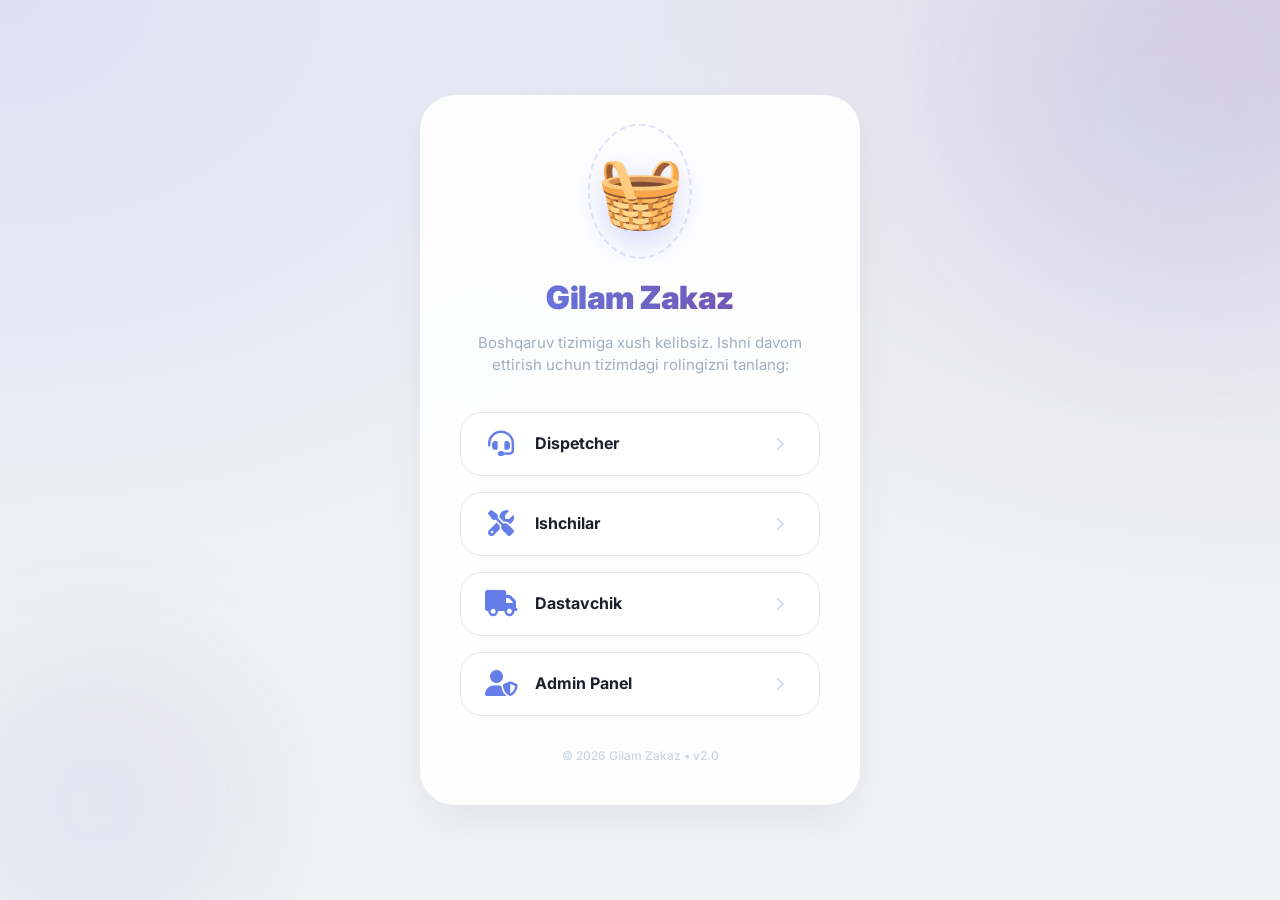
<file: index.html>
<!DOCTYPE html>
<html lang="uz">
<head>
    <meta charset="UTF-8">
    <meta name="viewport" content="width=device-width, initial-scale=1.0">
    <title>Gilam Zakaz | Kirish</title>
    <link rel="stylesheet" href="https://cdnjs.cloudflare.com/ajax/libs/font-awesome/6.4.0/css/all.min.css">
    <link href="https://fonts.googleapis.com/css2?family=Inter:wght@400;500;600;700;800&display=swap" rel="stylesheet">
    <link rel="stylesheet" href="css/base.css">
    <style>
        :root {
            --glass-bg: rgba(255, 255, 255, 0.9);
            --glass-border: rgba(255, 255, 255, 0.2);
        }
        
        body {
            display: flex;
            align-items: center;
            justify-content: center;
            padding: 40px 20px;
            background: #f0f2f5;
            background-image: 
                radial-gradient(at 0% 0%, rgba(102, 126, 234, 0.15) 0px, transparent 50%),
                radial-gradient(at 100% 0%, rgba(118, 75, 162, 0.15) 0px, transparent 50%);
            min-height: 100vh;
            overflow-y: auto;
            -webkit-overflow-scrolling: touch;
        }

        /* Orqa fondagi animatsiya elementlari */
        .bg-shapes {
            position: fixed;
            top: 0; left: 0; width: 100%; height: 100%;
            z-index: -1;
            overflow: hidden;
        }
        .shape {
            position: absolute;
            background: linear-gradient(45deg, var(--primary), var(--secondary));
            filter: blur(80px);
            opacity: 0.1;
            border-radius: 50%;
            animation: move 20s infinite alternate;
        }
        .shape-1 { width: 400px; height: 400px; top: -100px; right: -100px; }
        .shape-2 { width: 300px; height: 300px; bottom: -50px; left: -50px; animation-delay: -5s; }

        @keyframes move {
            0% { transform: translate(0, 0) scale(1); }
            100% { transform: translate(50px, 100px) scale(1.2); }
        }

        .entry-container {
            background: var(--glass-bg);
            backdrop-filter: blur(20px);
            -webkit-backdrop-filter: blur(20px);
            padding: 40px;
            border-radius: 35px;
            width: 100%;
            max-width: 440px;
            text-align: center;
            box-shadow: 
                0 20px 40px rgba(0,0,0,0.05),
                inset 0 0 0 1px var(--glass-border);
            animation: fadeIn 0.8s cubic-bezier(0.22, 1, 0.36, 1);
        }

        @keyframes fadeIn {
            from { opacity: 0; transform: translateY(30px); }
            to { opacity: 1; transform: translateY(0); }
        }

        .logo-wrapper {
            position: relative;
            display: inline-block;
            margin-bottom: 25px;
        }
        .logo-icon {
            font-size: 70px;
            filter: drop-shadow(0 10px 15px rgba(102, 126, 234, 0.3));
            animation: float 4s ease-in-out infinite;
        }
        .logo-ring {
            position: absolute;
            top: 50%; left: 50%;
            transform: translate(-50%, -50%);
            width: 120%; height: 120%;
            border: 2px dashed var(--primary);
            border-radius: 50%;
            opacity: 0.2;
            animation: rotate 15s linear infinite;
        }

        @keyframes float {
            0%, 100% { transform: translateY(0); }
            50% { transform: translateY(-10px); }
        }
        @keyframes rotate {
            from { transform: translate(-50%, -50%) rotate(0deg); }
            to { transform: translate(-50%, -50%) rotate(360deg); }
        }

        h1 { 
            margin-bottom: 8px; 
            font-size: 32px;
            font-weight: 900; 
            background: linear-gradient(to right, var(--primary), var(--secondary));
            -webkit-background-clip: text;
            -webkit-text-fill-color: transparent;
            letter-spacing: -0.5px;
        }
        p { 
            color: var(--gray); 
            margin-bottom: 35px; 
            font-size: 15px; 
            line-height: 1.5;
            padding: 0 10px;
        }

        .role-buttons {
            display: grid;
            gap: 16px;
        }
        .role-btn {
            display: flex;
            align-items: center;
            gap: 18px;
            padding: 18px 24px;
            background: var(--white);
            border: 1px solid var(--border);
            border-radius: 22px;
            text-decoration: none;
            color: var(--dark);
            font-weight: 700;
            transition: all 0.4s cubic-bezier(0.25, 0.46, 0.45, 0.94);
            position: relative;
            overflow: hidden;
        }

        .role-btn::after {
            content: '';
            position: absolute;
            top: 0; left: 0; width: 100%; height: 100%;
            background: linear-gradient(to right, var(--primary), var(--secondary));
            opacity: 0;
            transition: opacity 0.4s;
            z-index: 1;
        }

        .role-btn:hover {
            transform: scale(1.02);
            border-color: transparent;
            box-shadow: 0 10px 25px rgba(102, 126, 234, 0.15);
            color: white;
        }
        .role-btn:hover::after { opacity: 1; }

        .role-btn i { 
            font-size: 26px; 
            color: var(--primary); 
            width: 32px;
            transition: all 0.4s;
            z-index: 2;
        }
        .role-btn span { z-index: 2; font-size: 16px; }
        .role-btn .arrow { 
            margin-left: auto; 
            font-size: 14px; 
            opacity: 0.3; 
            transition: all 0.4s;
            z-index: 2;
        }

        .role-btn:hover i, .role-btn:hover .arrow { color: white; opacity: 1; }
        .role-btn:hover .arrow { transform: translateX(5px); }

        .footer-note {
            margin-top: 30px;
            font-size: 12px;
            color: var(--gray-light);
            font-weight: 500;
        }

        @media (max-width: 480px) {
            .entry-container {
                padding: 30px 20px;
                border-radius: 30px;
            }
            h1 { font-size: 28px; }
            .logo-icon { font-size: 60px; }
        }
    </style>
</head>
<body>
    <div class="bg-shapes">
        <div class="shape shape-1"></div>
        <div class="shape shape-2"></div>
    </div>

    <div class="entry-container">
        <div class="logo-wrapper">
            <div class="logo-ring"></div>
            <span class="logo-icon">🧺</span>
        </div>
        <h1>Gilam Zakaz</h1>
        <p>Boshqaruv tizimiga xush kelibsiz. Ishni davom ettirish uchun tizimdagi rolingizni tanlang:</p>
        
        <div class="role-buttons">
            <a href="dispatcher.html" class="role-btn">
                <i class="fas fa-headset"></i>
                <span>Dispetcher</span>
                <i class="fas fa-chevron-right arrow"></i>
            </a>
            <a href="worker.html" class="role-btn">
                <i class="fas fa-tools"></i>
                <span>Ishchilar</span>
                <i class="fas fa-chevron-right arrow"></i>
            </a>
            <a href="delivery.html" class="role-btn">
                <i class="fas fa-truck"></i>
                <span>Dastavchik</span>
                <i class="fas fa-chevron-right arrow"></i>
            </a>
            <a href="admin.html" class="role-btn">
                <i class="fas fa-user-shield"></i>
                <span>Admin Panel</span>
                <i class="fas fa-chevron-right arrow"></i>
            </a>
        </div>

        <div class="footer-note">
            © 2026 Gilam Zakaz • v2.0
        </div>
    </div>
</body>
</html>
</file>
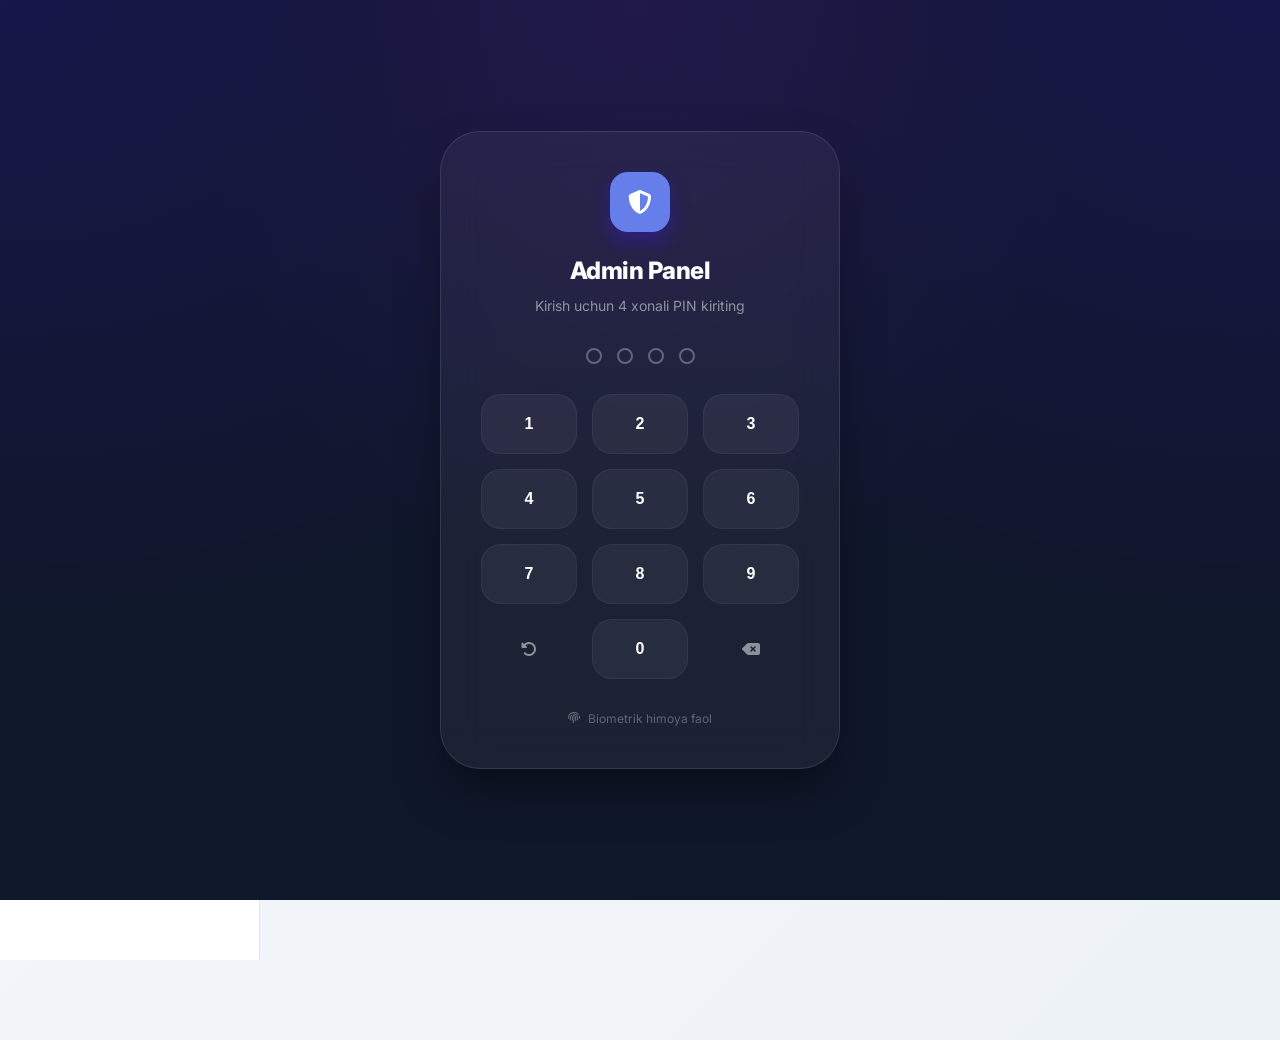
<file: admin.html>
<!DOCTYPE html>
<html lang="uz">
<head>
    <meta charset="UTF-8">
    <meta name="viewport" content="width=device-width, initial-scale=1.0">
    <title>Admin Panel | Gilam Zakaz</title>
    <link rel="stylesheet" href="https://cdnjs.cloudflare.com/ajax/libs/font-awesome/6.4.0/css/all.min.css">
    <link href="https://fonts.googleapis.com/css2?family=Inter:wght@400;500;600;700;800&display=swap" rel="stylesheet">
    <link rel="stylesheet" href="css/base.css">
    <link rel="stylesheet" href="css/main.css">
    <link rel="stylesheet" href="css/admin_custom.css">
    <style>
        .admin-card {
            background: var(--white);
            padding: 20px;
            border-radius: 20px;
            box-shadow: var(--shadow);
            margin-bottom: 20px;
        }

        .btn-primary {
            background: linear-gradient(135deg, var(--primary), var(--primary-dark));
            color: white;
            border: none;
            padding: 14px 20px;
            border-radius: 14px;
            font-weight: 700;
            cursor: pointer;
            transition: all 0.2s;
            display: inline-flex;
            align-items: center;
            justify-content: center;
            gap: 8px;
        }

        .btn-primary:hover {
            transform: translateY(-2px);
            box-shadow: 0 4px 12px rgba(102, 126, 234, 0.3);
        }

        .form-field {
            width: 100%;
            padding: 12px 16px;
            border: 2px solid var(--border);
            border-radius: 14px;
            font-size: 15px;
            margin-bottom: 12px;
            outline: none;
            transition: border 0.2s;
        }

        .stat-card {
            background: var(--white);
            padding: 20px;
            border-radius: 18px;
            box-shadow: var(--shadow);
            border: 1px solid var(--border);
            transition: 0.3s;
        }

        .stat-card:hover { transform: translateY(-5px); box-shadow: var(--shadow-lg); border-color: var(--primary); }
        .stat-label { font-size: 14px; color: var(--gray); font-weight: 600; margin-bottom: 8px; }
        .stat-value { font-size: 24px; font-weight: 800; color: var(--dark); }

        /* =================== TABLE =================== */
        .data-table {
            width: 100%;
            border-collapse: collapse;
        }

        .data-table th,
        .data-table td {
            padding: 15px;
            text-align: left;
            border-bottom: 1px solid var(--border);
        }

        .data-table th {
            background: var(--light-secondary);
            font-weight: 700;
            color: var(--gray);
            font-size: 13px;
            text-transform: uppercase;
            letter-spacing: 0.5px;
            white-space: nowrap;
        }

        .table-container {
            border-radius: 20px;
            background: var(--white);
            box-shadow: var(--shadow);
            overflow-x: auto;
            margin-bottom: 25px;
            border: 1px solid var(--border);
            -webkit-overflow-scrolling: touch;
        }

        /* =================== FILTER CARD =================== */
        .filter-card {
            background: var(--white);
            padding: 20px;
            border-radius: 20px;
            box-shadow: var(--shadow);
            margin-bottom: 25px;
            display: flex;
            flex-direction: column;
            gap: 12px;
        }

        .filter-search {
            width: 100%;
            margin: 0;
        }

        .filter-controls {
            display: flex;
            flex-wrap: wrap;
            gap: 10px;
            width: 100%;
        }

        .filter-select {
            flex: 1 1 calc(33% - 8px);
            min-width: 140px;
            padding: 12px 14px;
            border-radius: 15px;
            border: 2px solid var(--bg);
            outline: none;
            font-weight: 600;
            font-size: 14px;
            cursor: pointer;
            background: var(--bg);
            color: var(--dark);
            font-family: inherit;
            transition: border-color 0.2s;
            box-sizing: border-box;
        }

        .filter-select:focus {
            border-color: var(--primary);
            background: var(--white);
        }

        .filter-reset-btn {
            flex: 0 0 auto;
            padding: 0 20px;
            height: 48px;
            background: var(--bg);
            border: none;
            border-radius: 15px;
            color: var(--gray);
            cursor: pointer;
            font-weight: 700;
            font-size: 16px;
            transition: 0.2s;
            display: flex;
            align-items: center;
            justify-content: center;
        }

        .filter-reset-btn:hover { background: var(--light-secondary); color: var(--primary); }

        /* =================== SEARCH BOX =================== */
        .search-box {
            position: relative;
            display: flex;
            align-items: center;
            background: var(--bg);
            border-radius: 15px;
            padding: 0 15px;
            border: 2px solid transparent;
            transition: all 0.3s;
        }

        .search-box:focus-within {
            border-color: var(--primary);
            background: var(--white);
            box-shadow: 0 0 0 4px rgba(102, 126, 234, 0.1);
        }

        .search-box i { color: var(--gray); margin-right: 10px; font-size: 16px; }

        .search-box input {
            flex: 1;
            border: none;
            outline: none;
            background: transparent;
            padding: 12px 0;
            font-size: 15px;
            font-weight: 500;
            color: var(--dark);
        }

        .search-box input::placeholder { color: var(--gray); }

        /* =================== BUTTON ACTION =================== */
        .btn-action {
            width: 40px;
            height: 40px;
            border-radius: 10px;
            display: flex;
            align-items: center;
            justify-content: center;
            border: none;
            cursor: pointer;
            transition: 0.2s;
        }

        .btn-action:active { transform: scale(0.9); }

        /* =================== MODAL =================== */
        .modal-overlay {
            position: fixed;
            inset: 0;
            background: rgba(0,0,0,0.5);
            display: none;
            align-items: center;
            justify-content: center;
            z-index: 2000;
            backdrop-filter: blur(5px);
            padding: 16px;
        }

        .modal-overlay.show { display: flex; }

        .modal-card {
            background: var(--white);
            width: 90%;
            max-width: 600px;
            max-height: 90vh;
            border-radius: 25px;
            overflow-y: auto;
            padding: 25px;
            position: relative;
            box-shadow: 0 20px 40px rgba(0,0,0,0.2);
        }

        .modal-close {
            position: absolute;
            top: 20px;
            right: 20px;
            width: 40px;
            height: 40px;
            border-radius: 50%;
            background: var(--bg);
            display: flex;
            align-items: center;
            justify-content: center;
            cursor: pointer;
            border: none;
            font-size: 18px;
        }

        /* =================== LOGIN OVERLAY =================== */
        #loginOverlay {
            position: fixed;
            inset: 0;
            background: #0f172a;
            background-image:
                radial-gradient(at 0% 0%, rgba(67, 24, 255, 0.15) 0, transparent 50%),
                radial-gradient(at 50% 0%, rgba(156, 39, 176, 0.1) 0, transparent 50%),
                radial-gradient(at 100% 0%, rgba(67, 24, 255, 0.15) 0, transparent 50%);
            z-index: 10000;
            display: flex;
            align-items: center;
            justify-content: center;
            font-family: 'Inter', sans-serif;
        }

        .login-card {
            background: rgba(255,255,255,0.05);
            backdrop-filter: blur(20px);
            border: 1px solid rgba(255,255,255,0.1);
            padding: 40px;
            border-radius: 40px;
            width: 100%;
            max-width: 400px;
            text-align: center;
            color: white;
            box-shadow: 0 25px 50px -12px rgba(0,0,0,0.5);
            animation: cardAppear 0.6s cubic-bezier(0.16, 1, 0.3, 1);
        }

        @keyframes cardAppear {
            from { opacity: 0; transform: translateY(20px) scale(0.95); }
            to   { opacity: 1; transform: translateY(0) scale(1); }
        }

        .pin-dots { display: flex; justify-content: center; gap: 15px; margin: 30px 0; }

        .dot {
            width: 16px;
            height: 16px;
            border-radius: 50%;
            border: 2px solid rgba(255,255,255,0.3);
            transition: 0.3s;
        }

        .dot.active {
            background: var(--primary);
            border-color: var(--primary);
            box-shadow: 0 0 15px var(--primary);
            transform: scale(1.2);
        }

        .numpad {
            display: grid;
            grid-template-columns: repeat(3, 1fr);
            gap: 15px;
            margin-top: 20px;
        }

        .num-btn {
            background: rgba(255,255,255,0.05);
            border: 1px solid rgba(255,255,255,0.05);
            color: white;
            font-size: 24px;
            font-weight: 600;
            padding: 20px 0;
            border-radius: 20px;
            cursor: pointer;
            transition: 0.2s;
            display: flex;
            align-items: center;
            justify-content: center;
        }

        .num-btn:hover { background: rgba(255,255,255,0.1); transform: translateY(-2px); }
        .num-btn:active { transform: scale(0.9); background: var(--primary); }
        .num-btn.special { background: transparent; border: none; font-size: 18px; color: rgba(255,255,255,0.5); }
        .num-btn.special:hover { color: white; }

        #admin-pass:focus { border-color: var(--primary) !important; box-shadow: 0 0 0 4px rgba(67, 24, 255, 0.1); }

        .error-shake { animation: shake 0.4s; }

        @keyframes shake {
            0%, 100% { transform: translateX(0); }
            25%       { transform: translateX(-10px); }
            75%       { transform: translateX(10px); }
        }

        /* =================== CUSTOM SCROLLBAR =================== */
        ::-webkit-scrollbar { width: 8px; height: 8px; }
        ::-webkit-scrollbar-track { background: var(--bg); }
        ::-webkit-scrollbar-thumb { background: var(--gray-light); border-radius: 10px; }
        ::-webkit-scrollbar-thumb:hover { background: var(--gray); }

        /* ===========================================
           RESPONSIVE — 900px (tablet & mobile)
        =========================================== */
        @media (max-width: 900px) {

            /* --- Sidebar collapses to off-canvas drawer --- */
            .admin-grid {
                grid-template-columns: 1fr;
            }

            .sidebar {
                position: fixed;
                left: calc(-1 * var(--sidebar-width));
                width: var(--sidebar-width);
                height: 100vh;
                box-shadow: 20px 0 50px rgba(0,0,0,0.1);
            }

            .sidebar.show { left: 0; }

            #sidebarClose { display: flex !important; }

            /* --- Mobile header becomes visible --- */
            .mobile-header { display: flex; }

            /* --- Content padding reduced --- */
            .admin-content { padding: 20px; }

            /* --- Dashboard stats row: 3 → 2 columns --- */
            .dashboard-stats-row {
                grid-template-columns: repeat(2, 1fr) !important;
            }

            /* --- Status stats: 4 → 2 columns --- */
            .status-stats-grid {
                grid-template-columns: repeat(2, 1fr) !important;
            }

            /* --- Prices grid: 2 → 1 column --- */
            .prices-grid {
                grid-template-columns: 1fr !important;
                gap: 20px !important;
            }
        }

        /* ===========================================
           RESPONSIVE — 768px (mobile)
        =========================================== */
        @media (max-width: 768px) {

            /* --- Content padding --- */
            .admin-content { padding: 15px; }

            /* --- Page title --- */
            .page-title { font-size: 22px; margin-bottom: 20px; }

            /* --- Stat grid: 4 → 2 columns --- */
            .stat-grid { grid-template-columns: repeat(2, 1fr) !important; gap: 12px; }

            /* --- Dashboard stats row: → 1 column --- */
            .dashboard-stats-row {
                grid-template-columns: 1fr !important;
            }

            /* --- Status stats: → 2 columns --- */
            .status-stats-grid {
                grid-template-columns: repeat(2, 1fr) !important;
            }

            /* --- Admin card padding --- */
            .admin-card { padding: 15px !important; }

            /* --- Filter section: stack vertically --- */
            .filter-controls {
                flex-direction: column !important;
                gap: 8px !important;
            }

            .filter-select {
                width: 100% !important;
                min-width: 0 !important;
                max-width: 100% !important;
                flex: none !important;
                box-sizing: border-box !important;
            }

            .filter-reset-btn {
                width: 100% !important;
                min-width: 0 !important;
                flex: none !important;
                padding: 12px !important;
                box-sizing: border-box !important;
            }

            /* --- Search box full width --- */
            .filter-search {
                width: 100% !important;
                min-width: 0 !important;
                box-sizing: border-box !important;
            }

            /* --- Responsive table: rows become cards --- */
            .data-table.responsive-table {
                min-width: 0 !important;
                width: 100% !important;
            }

            .data-table.responsive-table thead {
                display: none;
            }

            .data-table.responsive-table,
            .data-table.responsive-table tbody,
            .data-table.responsive-table tr,
            .data-table.responsive-table td {
                display: block;
                width: 100%;
            }

            .data-table.responsive-table tr {
                margin-bottom: 14px;
                border: 1px solid var(--border);
                border-radius: 16px;
                padding: 12px;
                background: var(--white);
                box-shadow: var(--shadow);
            }

            .data-table.responsive-table td {
                display: flex;
                justify-content: space-between;
                align-items: center;
                padding: 9px 0;
                border: none;
                border-bottom: 1px solid var(--border);
                font-size: 14px;
                text-align: right;
            }

            .data-table.responsive-table td:last-child {
                border-bottom: none;
                padding-top: 12px;
                margin-top: 4px;
            }

            /* Label injected from data-label attribute */
            .data-table.responsive-table td[data-label]::before {
                content: attr(data-label);
                font-weight: 700;
                color: var(--gray);
                font-size: 11px;
                text-transform: uppercase;
                letter-spacing: 0.5px;
                flex-shrink: 0;
                margin-right: 10px;
                text-align: left;
            }

            /* Cells without data-label (action column) — right-aligned */
            .data-table.responsive-table td:not([data-label]) {
                display: flex !important;
                justify-content: flex-end;
                border-bottom: none;
            }

            /* --- Compact card: hide Telefon, Manzil, action buttons --- */
            .data-table.responsive-table td[data-label="Telefon"],
            .data-table.responsive-table td[data-label="Manzil"],
            .data-table.responsive-table td:not([data-label]) {
                display: none;
            }

            /* Remove border from last visible td */
            .data-table.responsive-table td[data-label="Holat"] {
                border-bottom: none;
                padding-bottom: 4px;
            }

            /* "Tap for details" hint at bottom of each card */
            .data-table.responsive-table tr::after {
                content: "Batafsil uchun bosing  →";
                display: block;
                text-align: center;
                font-size: 11px;
                color: var(--gray);
                padding-top: 8px;
                margin-top: 6px;
                border-top: 1px dashed var(--border);
                letter-spacing: 0.3px;
            }

            /* Table container: no horizontal scroll needed in card mode */
            .table-container {
                overflow-x: visible;
                background: transparent;
                box-shadow: none;
                border: none;
                border-radius: 0;
                padding: 0;
            }

            /* --- Modal responsive --- */
            .modal-card {
                width: 95% !important;
                max-width: 100% !important;
                padding: 20px !important;
                border-radius: 20px !important;
            }

            .modal-info-grid {
                grid-template-columns: 1fr !important;
            }

            /* --- Login card --- */
            .login-card {
                padding: 30px 20px !important;
                max-width: 360px !important;
                border-radius: 32px !important;
            }

            .login-card h2 { font-size: 22px !important; }
            .login-card p  { font-size: 13px !important; }

            .numpad { gap: 12px !important; }

            .num-btn {
                padding: 16px 0 !important;
                font-size: 20px !important;
            }
        }

        /* ===========================================
           RESPONSIVE — 500px (small mobile)
        =========================================== */
        @media (max-width: 500px) {

            /* --- Content --- */
            .admin-content { padding: 12px; }

            /* --- Page title --- */
            .page-title { font-size: 20px; margin-bottom: 16px; }

            /* --- Stat grid: → 1 column --- */
            .stat-grid { grid-template-columns: 1fr !important; gap: 10px; }

            .stat-card { padding: 15px; }
            .stat-value { font-size: 20px; }
            .stat-label { font-size: 13px; }

            /* --- Sidebar width --- */
            .sidebar { width: 240px; }
            .sidebar-item { padding: 10px 12px; font-size: 14px; }

            /* --- Status stats: → 1 column --- */
            .status-stats-grid {
                grid-template-columns: 1fr !important;
                gap: 10px !important;
            }

            /* --- Mobile header --- */
            .mobile-header { padding: 12px 15px !important; }
            .menu-toggle  { width: 36px !important; height: 36px !important; font-size: 20px !important; }

            /* --- Login card --- */
            .login-card {
                padding: 25px 15px !important;
                max-width: 320px !important;
                border-radius: 28px !important;
            }

            .login-card h2 { font-size: 20px !important; }
            .login-card p  { font-size: 12px !important; }

            .numpad { gap: 10px !important; }

            .num-btn {
                padding: 14px 0 !important;
                font-size: 18px !important;
                border-radius: 15px !important;
            }

            .pin-dots { gap: 12px !important; margin: 20px 0 !important; }
            .dot { width: 14px !important; height: 14px !important; }
        }

        /* ===========================================
           RESPONSIVE — 380px (very small)
        =========================================== */
        @media (max-width: 380px) {

            .admin-content { padding: 10px; }
            .stat-card { padding: 12px; }
            .stat-value { font-size: 18px; }
            .page-title { font-size: 18px; }

            .login-card {
                max-width: 280px !important;
                padding: 20px 12px !important;
            }

            .numpad { gap: 8px !important; }

            .num-btn {
                padding: 12px 0 !important;
                font-size: 16px !important;
            }
        }
    </style>
</head>
<body>
    <div id="loginOverlay">
        <div class="login-card" id="loginCard">
            <div style="margin-bottom: 10px;">
                <div style="width: 60px; height: 60px; background: var(--primary); border-radius: 18px; display: flex; align-items: center; justify-content: center; margin: 0 auto 20px; font-size: 24px; box-shadow: 0 10px 20px rgba(67, 24, 255, 0.3);">
                    <i class="fas fa-shield-halved"></i>
                </div>
                <h2 style="font-size: 24px; font-weight: 800; letter-spacing: -0.5px;">Admin Panel</h2>
                <p style="color: rgba(255,255,255,0.5); font-size: 14px; margin-top: 5px;">Kirish uchun 4 xonali PIN kiriting</p>
            </div>

            <div class="pin-dots">
                <div class="dot" id="dot-0"></div>
                <div class="dot" id="dot-1"></div>
                <div class="dot" id="dot-2"></div>
                <div class="dot" id="dot-3"></div>
            </div>

            <div class="numpad">
                <button class="num-btn" onclick="pressNum(1)">1</button>
                <button class="num-btn" onclick="pressNum(2)">2</button>
                <button class="num-btn" onclick="pressNum(3)">3</button>
                <button class="num-btn" onclick="pressNum(4)">4</button>
                <button class="num-btn" onclick="pressNum(5)">5</button>
                <button class="num-btn" onclick="pressNum(6)">6</button>
                <button class="num-btn" onclick="pressNum(7)">7</button>
                <button class="num-btn" onclick="pressNum(8)">8</button>
                <button class="num-btn" onclick="pressNum(9)">9</button>
                <button class="num-btn special" onclick="clearPin()"><i class="fas fa-rotate-left"></i></button>
                <button class="num-btn" onclick="pressNum(0)">0</button>
                <button class="num-btn special" onclick="backspacePin()"><i class="fas fa-backspace"></i></button>
            </div>

            <div style="margin-top: 30px; font-size: 12px; color: rgba(255,255,255,0.3); display: flex; align-items: center; justify-content: center; gap: 8px;">
                <i class="fas fa-fingerprint"></i> Biometrik himoya faol
            </div>
        </div>
    </div>

    <div id="sidebarOverlay" class="sidebar-overlay" onclick="toggleSidebar()"></div>

    <div class="mobile-header">
        <div style="font-size:20px; font-weight:800; color:var(--primary);">🧺 Admin</div>
        <div class="menu-toggle" onclick="toggleSidebar()">
            <i class="fas fa-bars"></i>
        </div>
    </div>

    <div class="admin-grid">
        <aside class="sidebar" id="sidebar">
            <div style="display:flex; justify-content:space-between; align-items:center;">
                <div style="font-size:24px; font-weight:800; color:var(--primary);">🧺 AdminPanel</div>
                <div class="menu-toggle" style="display:none; background:none; font-size:20px;" id="sidebarClose" onclick="toggleSidebar()">
                    <i class="fas fa-times"></i>
                </div>
            </div>
            <nav class="sidebar-nav">
                <div class="sidebar-item active" onclick="switchAdminTab('dashboard')"><i class="fas fa-chart-line"></i> Boshqaruv</div>
                <div class="sidebar-item" onclick="switchAdminTab('orders')"><i class="fas fa-list"></i> Barcha buyurtmalar</div>
                <div class="sidebar-item" onclick="switchAdminTab('products')"><i class="fas fa-boxes-stacked"></i> Mahsulotlar</div>
                <div class="sidebar-item" onclick="switchAdminTab('prices')"><i class="fas fa-tag"></i> Narxlar sozlamasi</div>
                <div class="sidebar-item" onclick="logoutAdmin()"><i class="fas fa-sign-out-alt"></i> Chiqish</div>
            </nav>
        </aside>

        <main class="admin-content">
            <!-- ===== DASHBOARD TAB ===== -->
            <div id="dashboardTab" class="admin-tab">
                <h1 class="page-title">Statistika</h1>
                <div class="stat-grid">
                    <div class="stat-card">
                        <div class="stat-label">Bugun</div>
                        <div class="stat-value" id="s-today">0 so'm</div>
                    </div>
                    <div class="stat-card">
                        <div class="stat-label">Shu hafta</div>
                        <div class="stat-value" id="s-week">0 so'm</div>
                    </div>
                    <div class="stat-card">
                        <div class="stat-label">Shu oy</div>
                        <div class="stat-value" id="s-month">0 so'm</div>
                    </div>
                    <div class="stat-card">
                        <div class="stat-label">Jami buyurtmalar</div>
                        <div class="stat-value" id="s-total">0</div>
                    </div>
                </div>

                <div class="dashboard-stats-row" style="display:grid; grid-template-columns: repeat(3, 1fr); gap:20px; margin-bottom:30px;">
                    <div class="admin-card" style="background:var(--white); padding:20px; border-radius:15px; box-shadow:var(--shadow);">
                        <div style="font-weight:700; font-size:14px; color:var(--gray); margin-bottom:15px; display:flex; align-items:center; gap:8px;">
                            <i class="fas fa-calendar-day" style="color:var(--warning);"></i> KUNLIK
                        </div>
                        <div style="display:grid; gap:10px; font-size:14px;">
                            <div style="display:flex; justify-content:space-between; align-items:center; padding:8px 0; border-bottom:1px solid var(--border);">
                                <span style="color:var(--gray);">Buyurtmalar soni:</span>
                                <span style="font-weight:700;" id="daily-count">0</span>
                            </div>
                            <div style="display:flex; justify-content:space-between; align-items:center; padding:8px 0; border-bottom:1px solid var(--border);">
                                <span style="color:var(--gray);">Jami summa:</span>
                                <span style="font-weight:700;" id="daily-sum">0</span>
                            </div>
                            <div style="display:flex; justify-content:space-between; align-items:center; padding:8px 0;">
                                <span style="color:var(--gray);">O'rtacha:</span>
                                <span style="font-weight:700;" id="daily-avg">0</span>
                            </div>
                        </div>
                    </div>

                    <div class="admin-card" style="background:var(--white); padding:20px; border-radius:15px; box-shadow:var(--shadow);">
                        <div style="font-weight:700; font-size:14px; color:var(--gray); margin-bottom:15px; display:flex; align-items:center; gap:8px;">
                            <i class="fas fa-calendar-week" style="color:var(--info);"></i> HAFTALIK
                        </div>
                        <div style="display:grid; gap:10px; font-size:14px;">
                            <div style="display:flex; justify-content:space-between; align-items:center; padding:8px 0; border-bottom:1px solid var(--border);">
                                <span style="color:var(--gray);">Buyurtmalar soni:</span>
                                <span style="font-weight:700;" id="weekly-count">0</span>
                            </div>
                            <div style="display:flex; justify-content:space-between; align-items:center; padding:8px 0; border-bottom:1px solid var(--border);">
                                <span style="color:var(--gray);">Jami summa:</span>
                                <span style="font-weight:700;" id="weekly-sum">0</span>
                            </div>
                            <div style="display:flex; justify-content:space-between; align-items:center; padding:8px 0;">
                                <span style="color:var(--gray);">O'rtacha:</span>
                                <span style="font-weight:700;" id="weekly-avg">0</span>
                            </div>
                        </div>
                    </div>

                    <div class="admin-card" style="background:var(--white); padding:20px; border-radius:15px; box-shadow:var(--shadow);">
                        <div style="font-weight:700; font-size:14px; color:var(--gray); margin-bottom:15px; display:flex; align-items:center; gap:8px;">
                            <i class="fas fa-calendar" style="color:var(--success);"></i> OYLIK
                        </div>
                        <div style="display:grid; gap:10px; font-size:14px;">
                            <div style="display:flex; justify-content:space-between; align-items:center; padding:8px 0; border-bottom:1px solid var(--border);">
                                <span style="color:var(--gray);">Buyurtmalar soni:</span>
                                <span style="font-weight:700;" id="monthly-count">0</span>
                            </div>
                            <div style="display:flex; justify-content:space-between; align-items:center; padding:8px 0; border-bottom:1px solid var(--border);">
                                <span style="color:var(--gray);">Jami summa:</span>
                                <span style="font-weight:700;" id="monthly-sum">0</span>
                            </div>
                            <div style="display:flex; justify-content:space-between; align-items:center; padding:8px 0;">
                                <span style="color:var(--gray);">O'rtacha:</span>
                                <span style="font-weight:700;" id="monthly-avg">0</span>
                            </div>
                        </div>
                    </div>
                </div>

                <div class="admin-card" style="background:var(--white); padding:20px; border-radius:15px; box-shadow:var(--shadow);">
                    <div style="font-weight:700; font-size:14px; color:var(--gray); margin-bottom:15px;"><i class="fas fa-chart-pie"></i> BUYURTMA HOLATLARI</div>
                    <div class="status-stats-grid" style="display:grid; grid-template-columns: repeat(4, 1fr); gap:15px;">
                        <div style="text-align:center; padding:15px; background:var(--light-secondary); border-radius:12px;">
                            <div style="font-size:24px; margin-bottom:5px;" id="status-new-emoji">⏳</div>
                            <div style="font-size:13px; color:var(--gray); margin-bottom:8px;">Kutilmoqda</div>
                            <div style="font-weight:700; font-size:18px; color:var(--warning);" id="status-new-count">0</div>
                        </div>
                        <div style="text-align:center; padding:15px; background:var(--light-secondary); border-radius:12px;">
                            <div style="font-size:24px; margin-bottom:5px;" id="status-washing-emoji">🧼</div>
                            <div style="font-size:13px; color:var(--gray); margin-bottom:8px;">Yuvilmoqda</div>
                            <div style="font-weight:700; font-size:18px; color:var(--info);" id="status-washing-count">0</div>
                        </div>
                        <div style="text-align:center; padding:15px; background:var(--light-secondary); border-radius:12px;">
                            <div style="font-size:24px; margin-bottom:5px;" id="status-ready-emoji">✅</div>
                            <div style="font-size:13px; color:var(--gray); margin-bottom:8px;">Tayyor</div>
                            <div style="font-weight:700; font-size:18px; color:var(--success);" id="status-ready-count">0</div>
                        </div>
                        <div style="text-align:center; padding:15px; background:var(--light-secondary); border-radius:12px;">
                            <div style="font-size:24px; margin-bottom:5px;" id="status-done-emoji">🚚</div>
                            <div style="font-size:13px; color:var(--gray); margin-bottom:8px;">Yetkazildi</div>
                            <div style="font-weight:700; font-size:18px; color:var(--primary);" id="status-done-count">0</div>
                        </div>
                    </div>
                </div>
            </div>

            <!-- ===== ORDERS TAB ===== -->
            <div id="ordersTab" class="admin-tab" style="display:none;">
                <h1 class="page-title">Barcha buyurtmalar</h1>
                <div class="filter-card">
                    <div class="search-box filter-search">
                        <i class="fas fa-search"></i>
                        <input type="text" id="admin-search-input" placeholder="Ism, telefon yoki ID..." oninput="applyAdminFilters()">
                    </div>

                    <div class="filter-controls">
                        <select id="filter-status" class="filter-select" onchange="applyAdminFilters()">
                            <option value="all">Barcha holatlar</option>
                            <option value="new">Kutilmoqda (Yangi)</option>
                            <option value="active">Faollashtirildi</option>
                            <option value="ready_to_wash">Yuvishga tayyor</option>
                            <option value="washing">Yuvilmoqda</option>
                            <option value="packing">Upakovka</option>
                            <option value="ready">Tayyor (Dastavkaga)</option>
                            <option value="done">Yetkazildi</option>
                        </select>

                        <select id="filter-sort" class="filter-select" onchange="applyAdminFilters()">
                            <option value="newest">🆕 Yangi birinchi</option>
                            <option value="oldest">⌛ Eskilar birinchi</option>
                            <option value="expensive">💰 Qimmatlari birinchi</option>
                            <option value="cheap">📉 Arzonlari birinchi</option>
                        </select>

                        <select id="filter-date" class="filter-select" onchange="applyAdminFilters()">
                            <option value="all">Barcha vaqtlar</option>
                            <option value="today">Bugun</option>
                            <option value="week">Shu hafta</option>
                            <option value="month">Shu oy</option>
                        </select>

                        <button class="filter-reset-btn" onclick="resetAdminFilters()">
                            <i class="fas fa-undo"></i>
                        </button>
                    </div>
                </div>

                <div class="table-container">
                    <table class="data-table responsive-table">
                        <thead>
                            <tr>
                                <th>#ID</th>
                                <th>Mijoz</th>
                                <th>Telefon</th>
                                <th>Manzil</th>
                                <th>Summa</th>
                                <th>Holat</th>
                                <th style="text-align:right;">Amal</th>
                            </tr>
                        </thead>
                        <tbody id="adminOrdersBody"></tbody>
                    </table>
                </div>
            </div>

            <!-- ===== PRODUCTS TAB ===== -->
            <div id="productsTab" class="admin-tab" style="display:none;">
                <h1 class="page-title">Mahsulotlar statistikasi (30 kunlik)</h1>
                <div class="stat-grid" id="product-stats-summary">
                    <div class="stat-card">
                        <div class="stat-label">Jami mahsulotlar</div>
                        <div class="stat-value" id="p-total-count">0 ta</div>
                    </div>
                    <div class="stat-card">
                        <div class="stat-label">Jami maydon</div>
                        <div class="stat-value" id="p-total-area">0 m²</div>
                    </div>
                    <div class="stat-card">
                        <div class="stat-label">Eng ko'p xizmat</div>
                        <div class="stat-value" id="p-top-product" style="font-size:18px;">—</div>
                    </div>
                    <div class="stat-card">
                        <div class="stat-label">Davr</div>
                        <div class="stat-value" id="p-period" style="font-size:14px;">—</div>
                    </div>
                </div>

                <div class="admin-card" style="background:var(--white); padding:25px; border-radius:20px; box-shadow:var(--shadow); overflow-x:auto;">
                    <h3 style="margin-bottom:20px;"><i class="fas fa-ranking-star"></i> Mahsulotlar reytingi</h3>
                    <table class="data-table responsive-table">
                        <thead>
                            <tr>
                                <th>#</th>
                                <th>Mahsulot</th>
                                <th>Soni</th>
                                <th>Maydoni (m²)</th>
                                <th>Ulushi (%)</th>
                            </tr>
                        </thead>
                        <tbody id="product-ranking-body"></tbody>
                    </table>
                </div>
            </div>

            <!-- ===== PRICES TAB ===== -->
            <div id="pricesTab" class="admin-tab" style="display:none;">
                <h1 class="page-title">Narxlar va Mahsulotlar</h1>
                <div class="prices-grid" style="display:grid; grid-template-columns: 1fr 1fr; gap: 30px;">
                    <div class="form-group" style="background:var(--white); padding:25px; border-radius:20px; box-shadow:var(--shadow);">
                        <h3 style="margin-bottom:15px; color:var(--primary);"><i class="fas fa-globe"></i> Umumiy sozlamalar</h3>
                        <label>Asosiy narx (1 m² uchun)</label>
                        <input type="number" id="global-price" value="20000" style="margin-bottom:15px; padding:12px; width:100%; border-radius:10px; border:1px solid var(--border);">
                        <button class="btn-primary" style="width:100%;" onclick="savePrice()">Asosiy narxni saqlash</button>
                    </div>
                    
                    <div class="form-group" style="background:var(--white); padding:25px; border-radius:20px; box-shadow:var(--shadow);">
                        <h3 style="margin-bottom:15px; color:var(--secondary);"><i class="fas fa-plus-circle"></i> Yangi mahsulot qo'shish</h3>
                        <div style="display:grid; gap:12px;">
                            <div style="display:grid; grid-template-columns: 80px 1fr; gap:10px;">
                                <input type="text" id="new-p-emoji" placeholder="Emoji" class="form-field" style="font-size: 20px; text-align: center;">
                                <input type="text" id="new-p-name" placeholder="Mahsulot nomi" class="form-field">
                            </div>
                            
                            <div style="padding:15px; background:var(--bg); border-radius:12px;">
                                <div style="display:flex; align-items:center; gap:10px; margin-bottom:10px;">
                                    <input type="checkbox" id="check-fixed" style="width:18px; height:18px;">
                                    <label for="check-fixed" style="font-weight:700; cursor:pointer;">O'lchamli narxlar (S, M, L)</label>
                                </div>
                                <div id="fixed-prices-input" style="display:grid; grid-template-columns: 1fr 1fr 1fr; gap:8px; display:none;">
                                    <div>
                                        <small style="color:var(--gray);">Kichik</small>
                                        <input type="number" id="new-p-s" placeholder="Narx" class="form-field">
                                    </div>
                                    <div>
                                        <small style="color:var(--gray);">O'rtacha</small>
                                        <input type="number" id="new-p-m" placeholder="Narx" class="form-field">
                                    </div>
                                    <div>
                                        <small style="color:var(--gray);">Katta</small>
                                        <input type="number" id="new-p-l" placeholder="Narx" class="form-field">
                                    </div>
                                </div>
                            </div>

                            <div style="padding:15px; background:var(--bg); border-radius:12px;">
                                <div style="display:flex; align-items:center; gap:10px; margin-bottom:10px;">
                                    <input type="checkbox" id="check-sqm" style="width:18px; height:18px;">
                                    <label for="check-sqm" style="font-weight:700; cursor:pointer;">Kvadrat metr (m²) bo'yicha</label>
                                </div>
                                <div id="sqm-price-input" style="display:none;">
                                    <small style="color:var(--gray);">1 m² narxi</small>
                                    <input type="number" id="new-p-sqm" placeholder="Narx" style="padding:8px; width:100%; border-radius:8px; border:1px solid var(--border);">
                                </div>
                            </div>

                            <div style="padding:15px; background:var(--bg); border-radius:12px;">
                                <div style="display:flex; align-items:center; gap:10px; margin-bottom:10px;">
                                    <input type="checkbox" id="check-kg" style="width:18px; height:18px;">
                                    <label for="check-kg" style="font-weight:700; cursor:pointer;">Kilogramm (KG) bo'yicha</label>
                                </div>
                                <div id="kg-price-input" style="display:none;">
                                    <small style="color:var(--gray);">1 kg narxi</small>
                                    <input type="number" id="new-p-kg" placeholder="Narx" style="padding:8px; width:100%; border-radius:8px; border:1px solid var(--border);">
                                </div>
                            </div>

                            <div style="padding:15px; background:var(--bg); border-radius:12px;">
                                <div style="display:flex; align-items:center; gap:10px; margin-bottom:10px;">
                                    <input type="checkbox" id="check-meter" style="width:18px; height:18px;">
                                    <label for="check-meter" style="font-weight:700; cursor:pointer;">Metr (m) bo'yicha</label>
                                </div>
                                <div id="meter-price-input" style="display:none;">
                                    <small style="color:var(--gray);">1 m narxi</small>
                                    <input type="number" id="new-p-meter" placeholder="Narx" style="padding:8px; width:100%; border-radius:8px; border:1px solid var(--border);">
                                </div>
                            </div>

                            <button class="btn-save" style="background:var(--secondary); width:100%; height: 50px;" onclick="addNewProductType()">Katalogga qo'shish</button>
                        </div>
                    </div>
                </div>

                <div style="margin-top:30px; background:var(--white); padding:25px; border-radius:20px; box-shadow:var(--shadow);">
                    <h3 style="margin-bottom:20px;"><i class="fas fa-boxes-stacked"></i> Mahsulotlar katalogi</h3>
                    <div class="table-container">
                        <table class="data-table responsive-table">
                            <thead>
                                <tr>
                                    <th>Emoji</th>
                                    <th>Nomi</th>
                                    <th>O'lchamli (Kichik / O'rtacha / Katta)</th>
                                    <th>Kv. Metr (1 m²)</th>
                                    <th>KG (1 kg)</th>
                                    <th>Metr (1 m)</th>
                                    <th style="text-align:right;">Amal</th>
                                </tr>
                            </thead>
                            <tbody id="product-catalog-body"></tbody>
                        </table>
                    </div>
                </div>
            </div>
        </main>
    </div>

    <div id="toast" class="toast"></div>

    <div id="orderModal" class="modal-overlay">
        <div class="modal-card">
            <button class="modal-close" onclick="closeOrderModal()">✕</button>
            <div id="orderModalContent"></div>
        </div>
    </div>

    <div id="productEditModal" class="modal-overlay">
        <div class="modal-card">
            <button class="modal-close" onclick="closeProductEditModal()">✕</button>
            <h2 style="margin-bottom:20px;"><i class="fas fa-edit"></i> Mahsulotni tahrirlash</h2>
            <div style="display:grid; gap:15px;">
                <input type="hidden" id="edit-p-id">
                <div style="display:grid; grid-template-columns: 80px 1fr; gap:10px;">
                    <input type="text" id="edit-p-emoji" placeholder="Emoji" style="padding:12px; border-radius:12px; border:1px solid var(--border); font-size: 24px; text-align: center;">
                    <input type="text" id="edit-p-name" placeholder="Mahsulot nomi" style="padding:12px; border-radius:12px; border:1px solid var(--border); font-weight:700;">
                </div>
                
                <div style="padding:15px; background:var(--bg); border-radius:15px;">
                    <div style="display:flex; align-items:center; gap:10px; margin-bottom:12px;">
                        <input type="checkbox" id="edit-check-fixed" style="width:20px; height:20px;">
                        <label for="edit-check-fixed" style="font-weight:700; cursor:pointer;">O'lchamli narxlar (S, M, L)</label>
                    </div>
                    <div id="edit-fixed-prices-input" style="display:grid; grid-template-columns: 1fr 1fr 1fr; gap:10px;">
                        <div>
                            <small style="color:var(--gray);">Kichik</small>
                            <input type="number" id="edit-p-s" placeholder="Narx" style="padding:10px; width:100%; border-radius:10px; border:1px solid var(--border);">
                        </div>
                        <div>
                            <small style="color:var(--gray);">O'rtacha</small>
                            <input type="number" id="edit-p-m" placeholder="Narx" style="padding:10px; width:100%; border-radius:10px; border:1px solid var(--border);">
                        </div>
                        <div>
                            <small style="color:var(--gray);">Katta</small>
                            <input type="number" id="edit-p-l" placeholder="Narx" style="padding:10px; width:100%; border-radius:10px; border:1px solid var(--border);">
                        </div>
                    </div>
                </div>

                <div style="padding:15px; background:var(--bg); border-radius:15px;">
                    <div style="display:flex; align-items:center; gap:10px; margin-bottom:12px;">
                        <input type="checkbox" id="edit-check-sqm" style="width:20px; height:20px;">
                        <label for="edit-check-sqm" style="font-weight:700; cursor:pointer;">Kvadrat metr (m²) bo'yicha</label>
                    </div>
                    <div id="edit-sqm-price-input">
                        <small style="color:var(--gray);">1 m² narxi</small>
                        <input type="number" id="edit-p-sqm" placeholder="Narx" style="padding:10px; width:100%; border-radius:10px; border:1px solid var(--border);">
                    </div>
                </div>

                <div style="padding:15px; background:var(--bg); border-radius:15px;">
                    <div style="display:flex; align-items:center; gap:10px; margin-bottom:12px;">
                        <input type="checkbox" id="edit-check-kg" style="width:20px; height:20px;">
                        <label for="edit-check-kg" style="font-weight:700; cursor:pointer;">Kilogramm (KG) bo'yicha</label>
                    </div>
                    <div id="edit-kg-price-input" style="display:none;">
                        <small style="color:var(--gray);">1 kg narxi</small>
                        <input type="number" id="edit-p-kg" placeholder="Narx" style="padding:10px; width:100%; border-radius:10px; border:1px solid var(--border);">
                    </div>
                </div>

                <div style="padding:15px; background:var(--bg); border-radius:15px;">
                    <div style="display:flex; align-items:center; gap:10px; margin-bottom:12px;">
                        <input type="checkbox" id="edit-check-meter" style="width:20px; height:20px;">
                        <label for="edit-check-meter" style="font-weight:700; cursor:pointer;">Metr (m) bo'yicha</label>
                    </div>
                    <div id="edit-meter-price-input" style="display:none;">
                        <small style="color:var(--gray);">1 m narxi</small>
                        <input type="number" id="edit-p-meter" placeholder="Narx" style="padding:10px; width:100%; border-radius:10px; border:1px solid var(--border);">
                    </div>
                </div>

                <button class="btn-save" style="width:100%; height: 55px; font-size: 16px;" onclick="saveProductUpdate()">O'zgarishlarni saqlash</button>
            </div>
        </div>
    </div>

    <script src="js/common.js"></script>
    <script src="js/admin.js"></script>
</body>
</html>
</file>
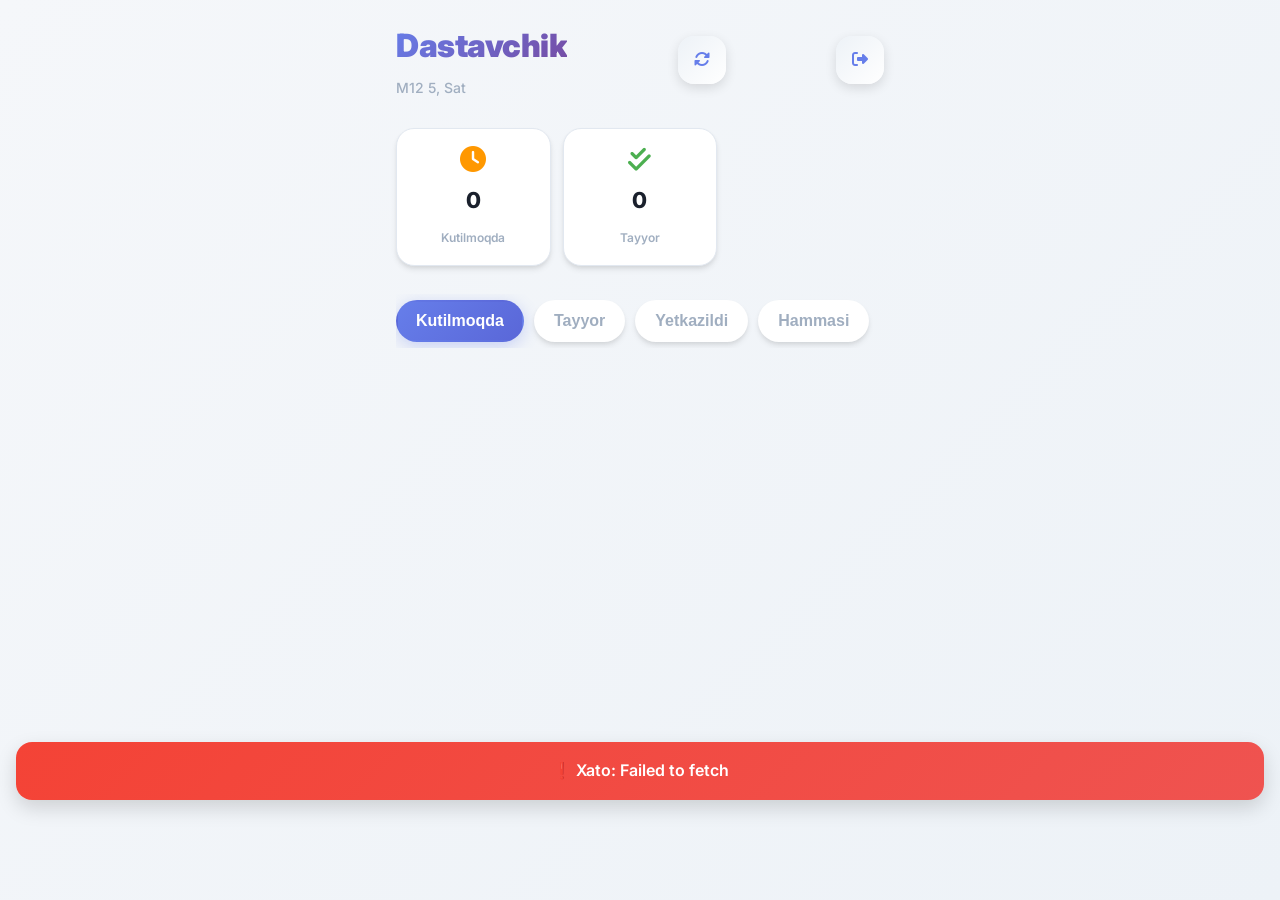
<file: delivery.html>
<!DOCTYPE html>
<html lang="uz">
<head>
    <meta charset="UTF-8">
    <meta name="viewport" content="width=device-width, initial-scale=1.0, maximum-scale=1.0, user-scalable=no">
    <title>Dastavchik | Gilam Zakaz</title>
    <link rel="stylesheet" href="https://cdnjs.cloudflare.com/ajax/libs/font-awesome/6.4.0/css/all.min.css">
    <link href="https://fonts.googleapis.com/css2?family=Inter:wght@400;500;600;700;800&display=swap" rel="stylesheet">
    <link rel="stylesheet" href="css/base.css">
    <link rel="stylesheet" href="css/main.css">
    <link rel="stylesheet" href="css/refine_styles.css">
</head>
<body>
    <div id="loadingScreen" class="loading-screen">
        <div class="loading-spinner"></div>
        <p>Yuklanmoqda...</p>
    </div>

    <div class="main-content">
        <!-- HOME PAGE -->
        <div id="homePage" class="page active">
            <div class="mobile-header">
                <div class="welcome-section">
                    <h1>Dastavchik</h1>
                    <div class="date" id="currentDate">...</div>
                </div>
                <button class="admin-btn" onclick="window.location.reload()">
                    <i class="fas fa-sync-alt"></i>
                </button>
                <button class="admin-btn" onclick="window.location.href='index.html'">
                    <i class="fas fa-sign-out-alt"></i>
                </button>
            </div>

            <div class="stats-cards">
                <div class="stat-card">
                    <i class="fas fa-clock" style="color: var(--warning);"></i>
                    <div class="stat-value" id="stat-kutilmoqda">0</div>
                    <div class="stat-label">Kutilmoqda</div>
                </div>
                <div class="stat-card">
                    <i class="fas fa-check-double" style="color: var(--success);"></i>
                    <div class="stat-value" id="stat-tayyor">0</div>
                    <div class="stat-label">Tayyor</div>
                </div>
            </div>

            <div class="filter-chips">
                <button class="chip active" onclick="setFilter(this, 'new')">Kutilmoqda</button>
                <button class="chip" onclick="setFilter(this, 'ready')">Tayyor</button>
                <button class="chip" onclick="setFilter(this, 'done')">Yetkazildi</button>
                <button class="chip" onclick="setFilter(this, 'all')">Hammasi</button>
            </div>

            <div id="ordersList" class="orders-list"></div>
        </div>

        <!-- REFINE PAGE -->
        <div id="refinePage" class="page">
            <div style="display:flex; align-items:center; gap:15px; margin-bottom:20px;">
                <button class="admin-btn" onclick="switchPage('home')" style="width:40px;height:40px;font-size:16px;"><i class="fas fa-arrow-left"></i></button>
                <h1 style="margin:0; font-size:24px;">Buyurtmani sozlash</h1>
            </div>

            <div id="refine-header" class="det-header-card" style="margin-bottom:20px;"></div>

            <div style="padding-bottom: 220px;"> <!-- Space for sticky footer -->
                <div class="form-group">
                    <label><i class="fas fa-location-dot"></i> GPS Lokatsiya</label>
                    <div style="display:flex; gap:10px;">
                        <input type="text" id="refine-gps" readonly placeholder="Hali olinmadi">
                        <button class="btn-save" style="width:auto; padding:0 20px; white-space:nowrap;" onclick="getGPS()">
                            <i class="fas fa-location-crosshairs"></i> GPS
                        </button>
                    </div>
                </div>

                <div class="section-header">
                    <h2>📦 Mahsulotlar ro'yxati</h2>
                    <button class="see-all" onclick="openAddProduct()">+ Qo'shish</button>
                </div>
                <div id="productList"></div>
            </div>

            <!-- COMPACT SUMMARY FOOTER -->
            <div class="refine-summary-footer">
                <div id="summary-cards" class="summary-details-grid">
                    <!-- Dynamic summary cards -->
                </div>
                <div class="total-price-row">
                    <span class="total-price-label">JAMI SUMMA:</span>
                    <span id="total-price" class="total-price-value">0 so'm</span>
                </div>
                <button class="btn-save-full" onclick="saveRefinedOrder()" style="margin-top:15px; height:55px;">
                    <i class="fas fa-check-circle"></i> TASDIQLASH VA SAQLASH
                </button>
            </div>
        </div>

        <!-- PRODUCT MODAL -->
        <div id="productModal" class="modal">
            <div class="modal-content">
                <div class="modal-header">
                    <h2 id="modalTitle">Mahsulot qo'shish</h2>
                    <button class="close-btn" onclick="closeProductModal()">✕</button>
                </div>
                <div class="modal-body">
                    <!-- Section 1: Catalog -->
                    <div id="catalogSection">
                        <div class="section-header" style="margin-bottom:15px;">
                            <h3>Katalogdan tanlang</h3>
                        </div>
                        <div id="dynamic-product-buttons" class="quick-actions">
                            <!-- Buttons like "Gilam", "Adyol" go here -->
                        </div>
                        
                        <div style="margin:25px 0; border-top:1px solid #eee; padding-top:20px;">
                            <div class="section-header">
                                <h3>Katalogda yo'q mahsulot bo'lsa:</h3>
                            </div>
                            <div class="form-group" style="margin-bottom:15px;">
                                <label style="font-size:12px; color:var(--gray); margin-bottom:5px; display:block;">Mahsulot nomi</label>
                                <input type="text" id="other-name" placeholder="Masalan: Parda">
                            </div>
                            
                            <label style="font-size:12px; color:var(--gray); margin-bottom:8px; display:block;">Hisoblash turi:</label>
                            <div class="counter-grid" style="grid-template-columns: repeat(2, 1fr); gap:10px; margin-bottom:15px;">
                                <div id="type-sqm" class="counter-btn active" onclick="selectOtherType('sqm')" style="padding:12px 5px;">
                                    <span class="counter-label" style="font-size:10px;">Kvadrat (m²)</span>
                                </div>
                                <div id="type-kg" class="counter-btn" onclick="selectOtherType('kg')" style="padding:12px 5px;">
                                    <span class="counter-label" style="font-size:10px;">Og'irlik (kg)</span>
                                </div>
                                <div id="type-meter" class="counter-btn" onclick="selectOtherType('meter')" style="padding:12px 5px;">
                                    <span class="counter-label" style="font-size:10px;">Metr (m)</span>
                                </div>
                                <div id="type-fixed" class="counter-btn" onclick="selectOtherType('fixed')" style="padding:12px 5px;">
                                    <span class="counter-label" style="font-size:10px;">Dona (S/M/L)</span>
                                </div>
                            </div>

                            <button class="btn-save" style="width:100%; height:50px; font-weight:700;" onclick="addOtherProduct()">
                                <i class="fas fa-magic"></i> KATALOGGA QO'SHISH VA TANLASH
                            </button>
                        </div>
                    </div>

                    <!-- Section 2: Refine Selection (Quantities) -->
                    <div id="refineSection" style="display:none;">
                        <button class="btn-cancel" onclick="backToCatalog()" style="margin-bottom:15px; border:none; background:var(--bg);">
                            <i class="fas fa-chevron-left"></i> Orqaga
                        </button>
                        
                        <div style="text-align:center; margin-bottom:20px;">
                            <span id="sel-emoji" style="font-size:50px; display:block; margin-bottom:10px;"></span>
                            <h2 id="sel-name" style="margin:0;"></h2>
                            <div id="sel-min-price" style="font-size:14px; color:var(--gray); margin-top:5px; font-weight:600;"></div>
                        </div>

                        <div class="counter-grid">
                            <div id="btn-s" class="counter-btn" onclick="increment('s')">
                                <span class="counter-label">Kichik</span>
                                <span class="counter-value" id="val-s">0</span>
                                <div class="counter-badge" id="badge-s" style="display:none;">0</div>
                            </div>
                            <div id="btn-m" class="counter-btn" onclick="increment('m')">
                                <span class="counter-label">O'rtacha</span>
                                <span class="counter-value" id="val-m">0</span>
                                <div class="counter-badge" id="badge-m" style="display:none;">0</div>
                            </div>
                            <div id="btn-l" class="counter-btn" onclick="increment('l')">
                                <span class="counter-label">Katta</span>
                                <span class="counter-value" id="val-l">0</span>
                                <div class="counter-badge" id="badge-l" style="display:none;">0</div>
                            </div>
                            <div id="btn-kg" class="counter-btn" onclick="increment('kg')">
                                <span class="counter-label">Kilogram</span>
                                <span class="counter-value" id="val-kg">0</span>
                                <div class="counter-badge" id="badge-kg" style="display:none;">0</div>
                            </div>
                        </div>

                        <div id="sqmInputArea" style="display:none; margin-bottom:20px; padding:18px; background:var(--bg); border-radius:20px; border:1px solid var(--border);">
                            <label style="font-weight:800; margin-bottom:12px; display:block; color:var(--dark); font-size:14px;">Soni va umumiy hajmi (m²):</label>
                            <div style="display:flex; align-items:center; gap:15px;">
                                <div class="stepper-control">
                                    <button class="stepper-btn" onclick="updateModalSqmCount(-1)">-</button>
                                    <span id="sqm-modal-count" class="stepper-val">1</span>
                                    <button class="stepper-btn" onclick="updateModalSqmCount(1)">+</button>
                                </div>
                                <input type="number" id="sqm-total-val" placeholder="Jami m²" step="0.1" class="sqm-val">
                            </div>
                        </div>

                        <div id="kgInputArea" style="display:none; margin-bottom:20px; padding:18px; background:var(--bg); border-radius:20px; border:1px solid var(--border);">
                            <label style="font-weight:800; margin-bottom:12px; display:block; color:var(--dark); font-size:14px;">Soni va umumiy og'irligi (kg):</label>
                            <div style="display:flex; align-items:center; gap:15px;">
                                <div class="stepper-control">
                                    <button class="stepper-btn" onclick="updateModalKgCount(-1)">-</button>
                                    <span id="kg-modal-count" class="stepper-val">1</span>
                                    <button class="stepper-btn" onclick="updateModalKgCount(1)">+</button>
                                </div>
                                <input type="number" id="kg-total-val" placeholder="Jami kg" step="0.1" class="sqm-val">
                            </div>
                        </div>

                        <div id="meterInputArea" style="display:none; margin-bottom:20px; padding:18px; background:var(--bg); border-radius:20px; border:1px solid var(--border);">
                            <label style="font-weight:800; margin-bottom:12px; display:block; color:var(--dark); font-size:14px;">Soni va umumiy uzunligi (m):</label>
                            <div style="display:flex; align-items:center; gap:15px;">
                                <div class="stepper-control">
                                    <button class="stepper-btn" onclick="updateModalMeterCount(-1)">-</button>
                                    <span id="meter-modal-count" class="stepper-val">1</span>
                                    <button class="stepper-btn" onclick="updateModalMeterCount(1)">+</button>
                                </div>
                                <input type="number" id="meter-total-val" placeholder="Jami m" step="0.1" class="sqm-val">
                            </div>
                        </div>

                        <button class="btn-save-full" onclick="confirmProductAdd()" style="margin-top:20px; height:55px;">
                            <i class="fas fa-check"></i> TANLANDI
                        </button>
                    </div>
                </div>
            </div>
        </div>

        <!-- DETAILS MODAL -->
        <div id="detailsModal" class="modal">
            <div class="modal-content">
                <div class="modal-header">
                    <h2><i class="fas fa-info-circle"></i> Tafsilotlar</h2>
                    <button class="close-btn" onclick="closeDetailsModal()">✕</button>
                </div>
                <div class="modal-body" id="detailsContent"></div>
                <div id="detailsNavigation"></div>
            </div>
        </div>
    </div>

    <div id="toast" class="toast"></div>

    <script src="js/common.js"></script>
    <script src="js/delivery.js"></script>
</body>
</html>
</file>
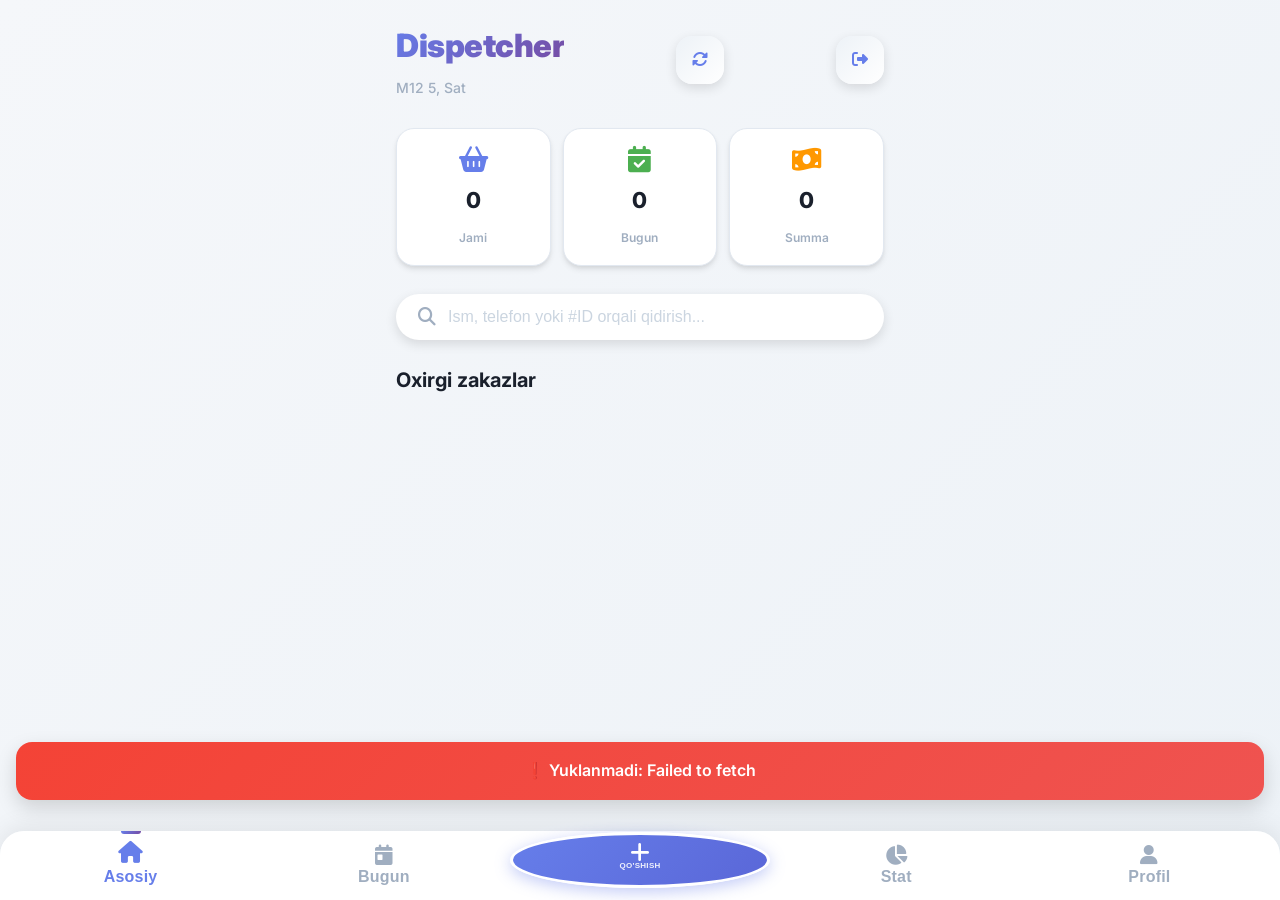
<file: dispatcher.html>
<!DOCTYPE html>
<html lang="uz">
<head>
    <meta charset="UTF-8">
    <meta name="viewport" content="width=device-width, initial-scale=1.0, maximum-scale=1.0, user-scalable=no">
    <title>Dispetcher | Gilam Zakaz</title>
    <link rel="stylesheet" href="https://cdnjs.cloudflare.com/ajax/libs/font-awesome/6.4.0/css/all.min.css">
    <link href="https://fonts.googleapis.com/css2?family=Inter:wght@400;500;600;700;800&display=swap" rel="stylesheet">
    <link rel="stylesheet" href="css/base.css">
    <link rel="stylesheet" href="css/main.css">
</head>
<body>
    <div id="loadingScreen" class="loading-screen">
        <div class="loading-spinner"></div>
        <p>Yuklanmoqda...</p>
    </div>

    <div class="main-content">
        <!-- HOME PAGE -->
        <div id="homePage" class="page active">
            <div class="mobile-header">
                <div class="welcome-section">
                    <h1 id="welcomeTitle">Dispetcher</h1>
                    <div class="date" id="currentDate">...</div>
                </div>
                <button class="admin-btn" onclick="window.location.reload()">
                    <i class="fas fa-sync-alt"></i>
                </button>
                <button class="admin-btn" onclick="window.location.href='index.html'">
                    <i class="fas fa-sign-out-alt"></i>
                </button>
            </div>

            <div class="stats-cards">
                <div class="stat-card">
                    <i class="fas fa-shopping-basket" style="color: var(--primary);"></i>
                    <div class="stat-value" id="totalOrdersStat">0</div>
                    <div class="stat-label">Jami</div>
                </div>
                <div class="stat-card">
                    <i class="fas fa-calendar-check" style="color: var(--success);"></i>
                    <div class="stat-value" id="todayOrdersStat">0</div>
                    <div class="stat-label">Bugun</div>
                </div>
                <div class="stat-card">
                    <i class="fas fa-money-bill-wave" style="color: var(--warning);"></i>
                    <div class="stat-value" id="todayRevenueStat">0</div>
                    <div class="stat-label">Summa</div>
                </div>
            </div>

            <div class="search-box">
                <i class="fas fa-search"></i>
                <input type="text" placeholder="Ism, telefon yoki #ID orqali qidirish..." oninput="globalSearch(this.value)">
            </div>

            <div class="section-header">
                <h2>Oxirgi zakazlar</h2>
            </div>
            <div id="recentOrders" class="orders-list">
                <!-- Orders will be loaded here -->
            </div>
        </div>

        <!-- NEW ORDER PAGE -->
        <div id="neworderPage" class="page">
            <h1 class="page-title">Yangi buyurtma</h1>
            
            <div class="form-group">
                <label><i class="fas fa-user"></i> Ism Familiya</label>
                <input type="text" id="fo-name" placeholder="Masalan: Alisher">
            </div>

            <div class="form-group">
                <label><i class="fas fa-phone"></i> Telefon raqam</label>
                <div class="phone-input-wrapper">
                    <span class="phone-prefix">+998</span>
                    <input type="tel" id="fo-phone" placeholder="90 123-45-67" oninput="formatPhoneInput(this)" onkeydown="handlePhoneKey(event, this)">
                </div>
            </div>

            <div class="form-group">
                <label><i class="fas fa-map-marker-alt"></i> Manzil / Qishloq</label>
                <input type="text" id="fo-village" placeholder="Qishloq nomi, ko'cha, uy">
            </div>

            <div class="form-group">
                <label><i class="fas fa-comment"></i> Izoh (ixtiyoriy)</label>
                <textarea id="fo-comment" rows="2" placeholder="Qo'shimcha ma'lumotlar..."></textarea>
            </div>

            <button class="btn-save" id="fo-saveBtn" onclick="saveDispatcherOrder()">
                <i class="fas fa-check"></i> Buyurtmani saqlash
            </button>
        </div>

        <!-- TODAY PAGE -->
        <div id="todayPage" class="page">
            <div class="queue-header">
                <h1 class="page-title">Bugungi zakazlar</h1>
                <div class="queue-total" id="todayTotal">0 ta</div>
            </div>
            
            <div class="filter-chips">
                <button class="chip active" onclick="setTodayFilter(this, 'all')">Hammasi</button>
                <button class="chip" onclick="setTodayFilter(this, 'new')">Kutilmoqda</button>
                <button class="chip" onclick="setTodayFilter(this, 'washing')">Yuvilmoqda</button>
                <button class="chip" onclick="setTodayFilter(this, 'ready')">Tayyor</button>
                <button class="chip" onclick="setTodayFilter(this, 'done')">Yetgazildi</button>
            </div>

            <div id="todayOrdersList" class="queue-list">
                <!-- Today's orders will be loaded here -->
            </div>
        </div>

        <!-- STATISTICS PAGE -->
        <div id="statsPage" class="page">
            <div class="mobile-header">
                <h1>Statistika</h1>
                <div class="date" id="statsDate">...</div>
            </div>

            <div class="stats-cards">
                <div class="stat-card">
                    <i class="fas fa-shopping-basket" style="color: var(--primary);"></i>
                    <div class="stat-value" id="stats-today-count">0</div>
                    <div class="stat-label">Bugungi zakazlar</div>
                </div>
                <div class="stat-card">
                    <i class="fas fa-money-bill-wave" style="color: var(--success);"></i>
                    <div class="stat-value" id="stats-today-revenue">0</div>
                    <div class="stat-label">Summa</div>
                </div>
                <div class="stat-card">
                    <i class="fas fa-chart-pie" style="color: var(--warning);"></i>
                    <div class="stat-value" id="stats-today-avg">0</div>
                    <div class="stat-label">O'rtacha</div>
                </div>
            </div>

            <div style="background:var(--white); padding:20px; border-radius:15px; margin-top:20px; box-shadow:var(--shadow);">
                <h3 style="margin-bottom:15px;"><i class="fas fa-chart-column"></i> Holat bo'ylab</h3>
                <div style="display:grid; grid-template-columns: repeat(2, 1fr); gap:15px;">
                    <div style="text-align:center; padding:15px; background:var(--light-secondary); border-radius:12px;">
                        <div style="font-size:20px; margin-bottom:5px;">⏳</div>
                        <div style="font-size:12px; color:var(--gray); margin-bottom:8px;">Kutilmoqda</div>
                        <div style="font-weight:700; font-size:18px; color:var(--warning);" id="stats-status-new">0</div>
                    </div>
                    <div style="text-align:center; padding:15px; background:var(--light-secondary); border-radius:12px;">
                        <div style="font-size:20px; margin-bottom:5px;">🧼</div>
                        <div style="font-size:12px; color:var(--gray); margin-bottom:8px;">Yuvilmoqda</div>
                        <div style="font-weight:700; font-size:18px; color:var(--info);" id="stats-status-washing">0</div>
                    </div>
                    <div style="text-align:center; padding:15px; background:var(--light-secondary); border-radius:12px;">
                        <div style="font-size:20px; margin-bottom:5px;">✅</div>
                        <div style="font-size:12px; color:var(--gray); margin-bottom:8px;">Tayyor</div>
                        <div style="font-weight:700; font-size:18px; color:var(--success);" id="stats-status-ready">0</div>
                    </div>
                    <div style="text-align:center; padding:15px; background:var(--light-secondary); border-radius:12px;">
                        <div style="font-size:20px; margin-bottom:5px;">🚚</div>
                        <div style="font-size:12px; color:var(--gray); margin-bottom:8px;">Yetgazildi</div>
                        <div style="font-weight:700; font-size:18px; color:var(--primary);" id="stats-status-done">0</div>
                    </div>
                </div>
            </div>
        </div>
    </div>

    <!-- BOTTOM NAVIGATION -->
    <nav class="bottom-nav">
        <button class="nav-item active" data-page="home" onclick="switchPage('home')">
            <i class="fas fa-home"></i>
            <span>Asosiy</span>
        </button>
        <button class="nav-item" data-page="today" onclick="switchPage('today')">
            <i class="fas fa-calendar-day"></i>
            <span>Bugun</span>
            <div class="nav-badge" id="todayBadge">0</div>
        </button>
        <button class="nav-item add-btn" onclick="switchPage('neworder')">
            <i class="fas fa-plus"></i>
            <span class="add-btn-label">QO'SHISH</span>
        </button>
        <button class="nav-item" data-page="stats" onclick="switchPage('stats')">
            <i class="fas fa-chart-pie"></i>
            <span>Stat</span>
        </button>
        <button class="nav-item" onclick="window.location.href='index.html'">
            <i class="fas fa-user"></i>
            <span>Profil</span>
        </button>
    </nav>

    <!-- DETAILS MODAL -->
    <div id="detailsModal" class="modal">
        <div class="modal-content">
            <div class="modal-header">
                <h2><i class="fas fa-info-circle"></i> Tafsilotlar</h2>
                <button class="close-btn" onclick="closeDetailsModal()">✕</button>
            </div>
            <div class="modal-body" id="detailsContent"></div>
            <div id="detailsNavigation"></div>
        </div>
    </div>

    <div id="toast" class="toast"></div>

    <script src="js/common.js"></script>
    <script src="js/dispatcher.js"></script>
</body>
</html>
</file>
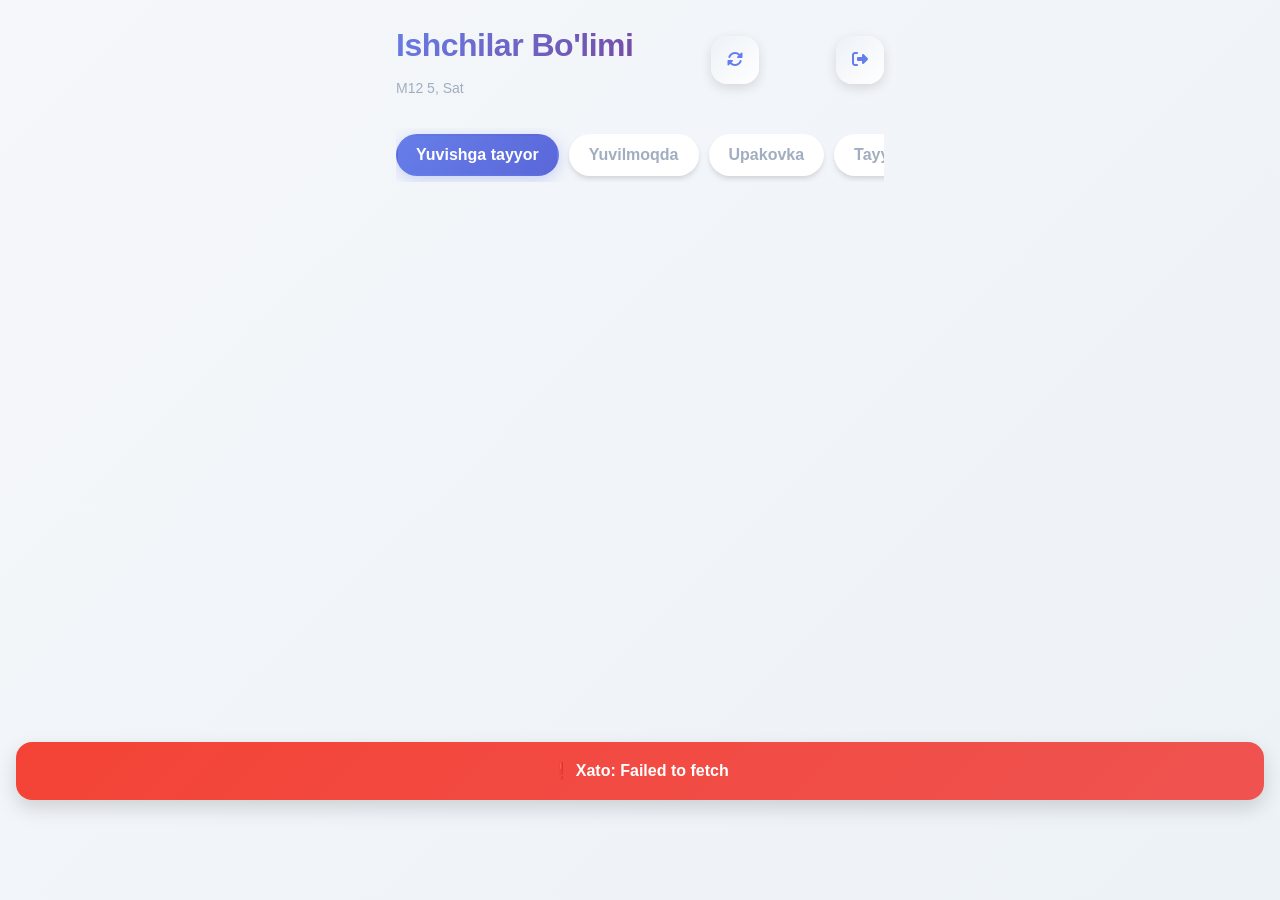
<file: worker.html>
<!DOCTYPE html>
<html lang="uz">
<head>
    <meta charset="UTF-8">
    <meta name="viewport" content="width=device-width, initial-scale=1.0, maximum-scale=1.0, user-scalable=no">
    <title>Ishchilar | Gilam Zakaz</title>
    <link rel="stylesheet" href="https://cdnjs.cloudflare.com/ajax/libs/font-awesome/6.4.0/css/all.min.css">
    <link rel="stylesheet" href="css/base.css">
    <link rel="stylesheet" href="css/main.css">
    <style>
        .worker-nav {
            display: grid;
            grid-template-columns: 1fr;
            gap: 15px;
            margin-top: 20px;
        }
        .worker-btn {
            height: 56px;
            border-radius: 16px;
            border: none;
            font-size: 16px;
            font-weight: 700;
            cursor: pointer;
            display: flex;
            align-items: center;
            justify-content: center;
            gap: 10px;
            transition: all 0.2s cubic-bezier(0.34, 1.56, 0.64, 1);
            color: white;
            padding: 0 20px;
            box-shadow: 0 4px 12px rgba(0,0,0,0.1);
        }
        .worker-btn:active { transform: scale(0.96); }
        .product-item-card {
            background: #f8f9fa;
            padding: 12px;
            border-radius: 12px;
            margin-bottom: 8px;
            border: 1px solid #eee;
        }
    </style>
</head>
<body>
    <div id="loadingScreen" class="loading-screen">
        <div class="loading-spinner"></div>
        <p>Yuklanmoqda...</p>
    </div>

    <div class="main-content">
        <div id="homePage" class="page active">
            <div class="mobile-header">
                <div class="welcome-section">
                    <h1>Ishchilar Bo'limi</h1>
                    <div class="date" id="currentDate">...</div>
                </div>
                <button class="admin-btn" onclick="window.location.reload()">
                    <i class="fas fa-sync-alt"></i>
                </button>
                <button class="admin-btn" onclick="window.location.href='index.html'">
                    <i class="fas fa-sign-out-alt"></i>
                </button>
            </div>

            <div class="filter-chips">
                <button class="chip active" onclick="setFilter(this, 'ready_to_wash')">Yuvishga tayyor</button>
                <button class="chip" onclick="setFilter(this, 'washing')">Yuvilmoqda</button>
                <button class="chip" onclick="setFilter(this, 'packing')">Upakovka</button>
                <button class="chip" onclick="setFilter(this, 'ready')">Tayyor</button>
            </div>

            <div id="ordersList" class="orders-list"></div>
        </div>
    </div>

    <!-- DETAILS MODAL -->
    <div id="detailsModal" class="modal">
        <div class="modal-content">
            <div class="modal-header">
                <h2><i class="fas fa-info-circle"></i> Buyurtma tafsilotlari</h2>
                <button class="close-btn" onclick="closeDetailsModal()">✕</button>
            </div>
            <div class="modal-body" id="detailsContent"></div>
            <div id="detailsNavigation" class="worker-nav"></div>
        </div>
    </div>

    <div id="toast" class="toast"></div>

    <script src="js/common.js"></script>
    <script src="js/worker.js"></script>
</body>
</html>
</file>
<file: css/base.css>
/* =================== BASE & VARIABLES =================== */
:root {
    --primary: #667eea;
    --primary-light: #8b9ef5;
    --primary-dark: #5a67d8;
    --secondary: #764ba2;
    --secondary-light: #9b6bc2;
    --success: #4caf50;
    --success-light: #81c784;
    --warning: #ff9800;
    --warning-light: #ffb74d;
    --danger: #f44336;
    --danger-light: #ef5350;
    --info: #2196f3;
    --info-light: #64b5f6;
    --dark: #1a202c;
    --dark-secondary: #2d3748;
    --light: #f7fafc;
    --light-secondary: #edf2f7;
    --gray: #a0aec0;
    --gray-light: #cbd5e0;
    --border: #e2e8f0;
    --bg: #f5f7fa;
    --white: #ffffff;
    --shadow: 0 2px 8px rgba(0,0,0,0.08);
    --shadow-md: 0 4px 12px rgba(0,0,0,0.12);
    --shadow-lg: 0 8px 20px rgba(0,0,0,0.15);
}

[data-theme="dark"] {
    --bg: #0f1117;
    --white: #1a1d2e;
    --border: #2a2d3e;
    --dark: #e2e8f0;
    --gray: #94a3b8;
    --gray-light: #475569;
    --shadow: 0 2px 12px rgba(0,0,0,.35);
    --shadow-md: 0 4px 20px rgba(0,0,0,.5);
}

* {
    margin: 0;
    padding: 0;
    box-sizing: border-box;
    -webkit-tap-highlight-color: transparent;
}

body {
    font-family: 'Inter', -apple-system, BlinkMacSystemFont, 'Segoe UI', sans-serif;
    background: var(--bg);
    color: var(--dark);
    line-height: 1.6;
    min-height: 100vh;
}

/* Common UI Components (Modals, Toasts, etc.) */
.modal {
    display: none;
    position: fixed;
    top: 0; left: 0; right: 0; bottom: 0;
    background: rgba(0,0,0,0.5);
    backdrop-filter: blur(8px);
    z-index: 2000;
    padding: 16px;
}

.modal.show { display: flex; align-items: flex-end; }

.modal-content {
    background: var(--white);
    border-radius: 28px 28px 0 0;
    width: 100%; max-width: 520px;
    margin: auto; max-height: 90vh;
    overflow-y: auto;
}

.toast {
    position: fixed;
    bottom: 100px; left: 16px; right: 16px;
    background: var(--dark);
    color: white;
    padding: 16px 20px;
    border-radius: 16px;
    text-align: center;
    z-index: 3000;
    transform: translateY(100px);
    opacity: 0;
    transition: all 0.4s cubic-bezier(0.34, 1.56, 0.64, 1);
}

.toast.show { transform: translateY(0); opacity: 1; }
.toast.success { background: var(--success); }
.toast.error { background: var(--danger); }
</file>
<file: css/main.css>
/* =================== RESET & VARIABLES =================== */
* {
    margin: 0;
    padding: 0;
    box-sizing: border-box;
    -webkit-tap-highlight-color: transparent;
}

:root {
    /* Colors */
    --primary: #667eea;
    --primary-dark: #5a67d8;
    --secondary: #764ba2;
    --success: #4caf50;
    --danger: #f44336;
    --dark: #1a202c;
    --gray: #a0aec0;
    --border: #e2e8f0;
    --bg: #f5f7fa;
    --white: #ffffff;
    
    /* Responsive Spacing & Layout */
    --padding-mobile: 16px;
    --padding-desktop: 24px;
    --radius-sm: 12px;
    --radius-md: 16px;
    --radius-lg: 20px;
    --shadow: 0 4px 6px -1px rgba(0, 0, 0, 0.1), 0 2px 4px -1px rgba(0, 0, 0, 0.06);
}

/* Base Responsive Container */
.container {
    width: 100%;
    margin: 0 auto;
    padding-left: var(--padding-mobile);
    padding-right: var(--padding-mobile);
}

@media (min-width: 1024px) {
    .container {
        max-width: 1200px;
        padding-left: var(--padding-desktop);
        padding-right: var(--padding-desktop);
    }
}

/* Utilities */
.card {
    background: var(--white);
    border-radius: var(--radius-md);
    padding: var(--padding-mobile);
    box-shadow: var(--shadow);
}


html {
    scroll-behavior: smooth;
}

body {
    font-family: 'Inter', -apple-system, BlinkMacSystemFont, 'Segoe UI', sans-serif;
    background: linear-gradient(135deg, #f5f7fa 0%, #edf2f7 100%);
    color: var(--dark);
    line-height: 1.6;
    padding-bottom: 80px;
    min-height: 100vh;
}

/* =================== LOADING SCREEN =================== */
.loading-screen {
    position: fixed;
    top: 0;
    left: 0;
    right: 0;
    bottom: 0;
    background: linear-gradient(135deg, var(--primary) 0%, var(--secondary) 100%);
    display: flex;
    flex-direction: column;
    align-items: center;
    justify-content: center;
    z-index: 9999;
    animation: fadeOut 0.5s ease-out forwards;
    animation-delay: 1.5s;
}

.loading-screen.hide {
    display: none;
}

.loading-spinner {
    width: 60px;
    height: 60px;
    border: 4px solid rgba(255,255,255,0.3);
    border-top-color: white;
    border-radius: 50%;
    animation: spin 1.2s linear infinite;
    margin-bottom: 20px;
}

.loading-screen p {
    color: white;
    font-weight: 500;
    font-size: 16px;
    letter-spacing: 0.5px;
}

@keyframes spin {
    to { transform: rotate(360deg); }
}

@keyframes fadeOut {
    to {
        opacity: 0;
        visibility: hidden;
    }
}

/* =================== BOTTOM NAVIGATION =================== */
.bottom-nav {
    position: fixed;
    bottom: 0;
    left: 0;
    right: 0;
    background: var(--white);
    display: flex;
    justify-content: space-around;
    align-items: flex-end;
    padding: 8px 4px calc(env(safe-area-inset-bottom, 8px) + 8px);
    box-shadow: 0 -4px 24px rgba(0,0,0,0.08);
    border-radius: 24px 24px 0 0;
    z-index: 1000;
    backdrop-filter: blur(20px);
    -webkit-backdrop-filter: blur(20px);
    background: rgba(255,255,255,0.97);
}

.nav-item {
    flex: 1;
    display: flex;
    flex-direction: column;
    align-items: center;
    gap: 3px;
    background: none;
    border: none;
    color: var(--gray);
    font-size: 10px;
    font-weight: 600;
    padding: 6px 0;
    cursor: pointer;
    transition: all 0.25s cubic-bezier(0.4, 0, 0.2, 1);
    position: relative;
    letter-spacing: 0.2px;
}

.nav-item i {
    font-size: 20px;
    transition: all 0.25s ease;
}

.nav-item.active {
    color: var(--primary);
}

.nav-item.active i {
    transform: scale(1.1) translateY(-2px);
}

.nav-item.active::before {
    content: '';
    position: absolute;
    top: -8px;
    left: 50%;
    transform: translateX(-50%);
    width: 20px;
    height: 3px;
    background: linear-gradient(135deg, var(--primary), var(--secondary));
    border-radius: 0 0 4px 4px;
}

.nav-badge {
    position: absolute;
    top: 0;
    right: calc(50% - 22px);
    background: linear-gradient(135deg, var(--danger), var(--danger-light));
    color: white;
    font-size: 9px;
    padding: 2px 6px;
    border-radius: 10px;
    min-width: 18px;
    text-align: center;
    font-weight: 700;
    display: none;
    box-shadow: 0 2px 8px rgba(244,67,54,0.3);
    animation: badgeBounce 0.6s cubic-bezier(0.34, 1.56, 0.64, 1);
}

@keyframes badgeBounce {
    0% { transform: scale(0); }
    50% { transform: scale(1.1); }
    100% { transform: scale(1); }
}

.add-btn {
    background: linear-gradient(135deg, var(--primary) 0%, var(--primary-dark) 100%);
    color: white !important;
    width: 56px;
    height: 56px;
    border-radius: 50%;
    margin-top: -28px;
    margin-bottom: 4px;
    box-shadow: 0 4px 16px rgba(102,126,234,0.4);
    border: 3px solid var(--white);
    font-size: 24px;
    transition: all 0.3s cubic-bezier(0.34, 1.56, 0.64, 1);
    flex-direction: column;
    gap: 0 !important;
}

.add-btn i {
    font-size: 22px !important;
    transform: none !important;
}

.add-btn-label {
    font-size: 8px !important;
    font-weight: 700;
    margin-top: -2px;
    letter-spacing: 0.3px;
    opacity: 0.9;
}

.add-btn:hover {
    transform: translateY(-4px);
    box-shadow: 0 8px 24px rgba(102,126,234,0.5);
}

.add-btn:active {
    transform: scale(0.92);
}

/* =================== MAIN CONTENT =================== */
.main-content {
    padding: 20px 16px;
    max-width: 520px;
    margin: 0 auto;
}

.page {
    display: none;
    animation: pageIn 0.5s cubic-bezier(0.34, 1.56, 0.64, 1);
}

.page.active {
    display: block;
}

@keyframes pageIn {
    from {
        opacity: 0;
        transform: translateY(20px);
    }
    to {
        opacity: 1;
        transform: translateY(0);
    }
}

/* =================== PAGE TITLE =================== */
.page-title {
    font-size: 28px;
    font-weight: 800;
    color: var(--dark);
    margin-bottom: 20px;
    background: linear-gradient(135deg, var(--primary), var(--secondary));
    background-clip: text;

    -webkit-background-clip: text;
    -webkit-text-fill-color: transparent;
}

.queue-header {
    display: flex;
    justify-content: space-between;
    align-items: center;
    margin-bottom: 20px;
}

.queue-header .page-title {
    margin: 0;
}

.queue-total {
    background: linear-gradient(135deg, var(--primary), var(--secondary));
    color: white;
    padding: 8px 16px;
    border-radius: 24px;
    font-size: 18px;
    font-weight: 700;
    box-shadow: 0 4px 12px rgba(102,126,234,0.3);
}

/* =================== HOME PAGE =================== */
.mobile-header {
    display: flex;
    justify-content: space-between;
    align-items: center;
    margin-bottom: 28px;
}

.welcome-section h1 {
    font-size: 32px;
    font-weight: 900;
    background: linear-gradient(135deg, var(--primary), var(--secondary));
    background-clip: text;

    -webkit-background-clip: text;
    -webkit-text-fill-color: transparent;
    margin-bottom: 6px;
    letter-spacing: -0.5px;
}

.welcome-section .date {
    color: var(--gray);
    font-size: 14px;
    font-weight: 500;
}

.admin-btn {
    width: 48px;
    height: 48px;
    border: none;
    background: linear-gradient(135deg, var(--light-secondary), var(--white));
    border-radius: 16px;
    color: var(--primary);
    font-size: 22px;
    box-shadow: var(--shadow-md);
    cursor: pointer;
    transition: all 0.3s cubic-bezier(0.34, 1.56, 0.64, 1);
}

.admin-btn:hover {
    transform: translateY(-2px);
    box-shadow: var(--shadow-lg);
}

.admin-btn:active {
    transform: scale(0.94);
}

/* =================== STATS CARDS =================== */
.stats-cards {
    display: grid;
    grid-template-columns: repeat(3, 1fr);
    gap: 12px;
    margin-bottom: 28px;
}

.stat-card {
    background: var(--white);
    padding: 18px 12px;
    border-radius: 18px;
    display: flex;
    flex-direction: column;
    align-items: center;
    gap: 10px;
    box-shadow: var(--shadow);
    transition: all 0.3s cubic-bezier(0.34, 1.56, 0.64, 1);
    border: 1px solid var(--border);
}

.stat-card:hover {
    transform: translateY(-4px);
    box-shadow: var(--shadow-lg);
    border-color: var(--primary-light);
}

.stat-card i {
    font-size: 26px;
}

.stat-value {
    font-size: 22px;
    font-weight: 800;
    color: var(--dark);
}

.stat-label {
    font-size: 12px;
    color: var(--gray);
    font-weight: 600;
}

/* =================== QUICK ACTIONS =================== */
.quick-actions {
    display: grid;
    grid-template-columns: repeat(3, 1fr);
    gap: 12px;
    margin-bottom: 28px;
}

.action-btn {
    background: var(--white);
    border: none;
    padding: 14px 10px;
    border-radius: 18px;
    display: flex;
    flex-direction: column;
    align-items: center;
    gap: 8px;
    box-shadow: var(--shadow);
    cursor: pointer;
    transition: all 0.3s cubic-bezier(0.34, 1.56, 0.64, 1);
    border: 1px solid var(--border);
}

.action-btn:hover {
    transform: translateY(-4px);
    box-shadow: var(--shadow-lg);
    border-color: var(--primary-light);
}

.action-btn:active {
    transform: scale(0.95);
}

.action-btn i {
    font-size: 28px;
    color: var(--primary);
}

.action-btn span {
    font-size: 12px;
    color: var(--dark);
    font-weight: 600;
    text-align: center;
}

/* =================== SECTION HEADER =================== */
.section-header {
    display: flex;
    justify-content: space-between;
    align-items: center;
    margin-bottom: 16px;
    margin-top: 24px;
}

.section-header h2 {
    font-size: 20px;
    font-weight: 700;
    color: var(--dark);
}

.see-all {
    background: none;
    border: none;
    color: var(--primary);
    font-size: 14px;
    font-weight: 600;
    cursor: pointer;
    padding: 0;
    transition: all 0.3s ease;
}

.see-all:hover {
    color: var(--primary-dark);
    transform: translateX(4px);
}

/* =================== SEARCH BOX =================== */
.search-box {
    background: var(--white);
    border-radius: 28px;
    padding: 12px 20px;
    display: flex;
    align-items: center;
    gap: 12px;
    margin-bottom: 16px;
    box-shadow: var(--shadow-md);
    border: 2px solid transparent;
    transition: all 0.3s ease;
}

.search-box:focus-within {
    border-color: var(--primary-light);
    box-shadow: 0 4px 16px rgba(102,126,234,0.2);
}

.search-box i {
    color: var(--gray);
    font-size: 18px;
}

.search-box input {
    flex: 1;
    border: none;
    outline: none;
    font-size: 16px;
    background: transparent;
    color: var(--dark);
}

.search-box input::placeholder {
    color: var(--gray-light);
}

.search-hint {
    font-size: 11px;
    color: var(--gray);
    margin-top: 5px;
    padding-left: 4px;
}

/* =================== FILTER CHIPS =================== */
.filter-chips {
    display: flex;
    gap: 10px;
    overflow-x: auto;
    padding: 6px 0;
    margin-bottom: 18px;
    scrollbar-width: none;
}

.filter-chips::-webkit-scrollbar {
    display: none;
}

.chip {
    padding: 10px 18px;
    border: none;
    background: var(--white);
    border-radius: 28px;
    font-size: 13px;
    font-weight: 600;
    color: var(--gray);
    white-space: nowrap;
    box-shadow: var(--shadow);
    cursor: pointer;
    transition: all 0.3s cubic-bezier(0.34, 1.56, 0.64, 1);
    border: 2px solid transparent;
}

.chip:hover {
    transform: translateY(-2px);
    box-shadow: var(--shadow-md);
}

.chip.active {
    background: linear-gradient(135deg, var(--primary), var(--primary-dark));
    color: white;
    box-shadow: 0 4px 16px rgba(102,126,234,0.3);
}

/* =================== ORDERS LIST =================== */
.orders-list {
    display: flex;
    flex-direction: column;
    gap: 12px;
}

.order-card {
    background: var(--white);
    border-radius: 20px;
    padding: 18px;
    box-shadow: var(--shadow);
    cursor: pointer;
    border-left: 6px solid var(--primary);
    transition: all 0.3s cubic-bezier(0.34, 1.56, 0.64, 1);
    border: 2px solid transparent;
    border-left: 6px solid var(--primary);
    position: relative;
    overflow: hidden;
}

.order-card.status-new { border-left-color: var(--warning); }
.order-card.status-active { border-left-color: var(--info); }
.order-card.status-ready_to_wash { border-left-color: var(--secondary); }
.order-card.status-washing { border-left-color: var(--primary); }
.order-card.status-packing { border-left-color: #795548; }
.order-card.status-ready { border-left-color: var(--success); }
.order-card.status-done { border-left-color: var(--gray); opacity: 0.8; }

.order-card:hover {
    transform: translateY(-4px);
    box-shadow: var(--shadow-lg);
    border-color: var(--primary-light);
}

.order-card:active {
    transform: scale(0.98);
}

.order-header {
    display: flex;
    justify-content: space-between;
    align-items: center;
    margin-bottom: 12px;
}

.order-id {
    font-weight: 800;
    color: var(--primary);
    font-size: 14px;
    background: var(--light-secondary);
    padding: 4px 12px;
    border-radius: 12px;
}

.order-phone {
    font-weight: 700;
    font-size: 16px;
    color: var(--dark);
    margin-bottom: 4px;
    display: flex;
    align-items: center;
    gap: 8px;
}

.order-items-summary {
    background: var(--bg);
    padding: 10px 14px;
    border-radius: 12px;
    margin: 10px 0;
    font-size: 13px;
    color: var(--dark-secondary);
    font-weight: 600;
    display: flex;
    flex-wrap: wrap;
    gap: 6px;
}

.summary-item {
    background: var(--white);
    padding: 2px 8px;
    border-radius: 6px;
    border: 1px solid var(--border);
    font-size: 12px;
}

.order-details {
    font-size: 13px;
    color: var(--gray);
    display: flex;
    justify-content: space-between;
    align-items: center;
    margin-top: 10px;
}

/* =================== MODALS =================== */
.modal {
    display: none;
    position: fixed;
    top: 0;
    left: 0;
    right: 0;
    bottom: 0;
    background: rgba(0,0,0,0.5);
    backdrop-filter: blur(8px);
    z-index: 2000;
    overflow-y: auto;
    padding: 0; /* Mobile Optimization */
    animation: modalFadeIn 0.3s ease;
}

@keyframes modalFadeIn {
    from { opacity: 0; }
    to { opacity: 1; }
}

.modal.show {
    display: flex;
    align-items: flex-end; /* Bottom Sheet on mobile */
}

.modal-content {
    background: var(--white);
    border-radius: 30px 30px 0 0; /* Bottom sheet style */
    width: 100%;
    max-width: 600px;
    margin: 0 auto;
    max-height: 92vh;
    overflow-y: auto;
    animation: modalSlideUp 0.4s cubic-bezier(0.22, 1, 0.36, 1);
}

@keyframes modalSlideUp {
    from { transform: translateY(100%); }
    to { transform: translateY(0); }
}

.modal-header {
    padding: 20px 24px;
    border-bottom: 1px solid var(--border);
    display: flex;
    justify-content: space-between;
    align-items: center;
    position: sticky;
    top: 0;
    background: var(--white);
    z-index: 10;
}

.modal-header h2 {
    font-size: 22px;
    display: flex;
    align-items: center;
    gap: 12px;
    color: var(--dark);
    margin: 0;
    font-weight: 800;
}

.modal-header h2 i {
    color: var(--primary);
    font-size: 26px;
}

.close-btn {
    width: 44px;
    height: 44px;
    border: none;
    background: linear-gradient(135deg, var(--light-secondary), var(--white));
    border-radius: 12px;
    color: var(--gray);
    cursor: pointer;
    transition: all 0.3s ease;
    font-size: 20px;
    display: flex;
    align-items: center;
    justify-content: center;
    border: 2px solid transparent;
}

.close-btn:hover {
    border-color: var(--danger-light);
    color: var(--danger);
    background: linear-gradient(135deg, #ffebee, #fff5f5);
}

.close-btn:active {
    transform: scale(0.92);
}

.modal-body {
    padding: 24px;
}

.modal-footer {
    padding: 20px;
    border-top: 2px solid var(--border);
    display: flex;
    gap: 12px;
    background: linear-gradient(135deg, var(--light) 0%, var(--white) 100%);
}

/* =================== FORMS =================== */
.form-group {
    margin-bottom: 22px;
}

.form-group label {
    display: block;
    margin-bottom: 10px;
    color: var(--dark);
    font-weight: 700;
    font-size: 15px;
}

.form-group label i {
    color: var(--primary);
    margin-right: 8px;
    font-size: 18px;
}

.form-group input,
.form-group textarea {
    width: 100%;
    padding: 14px 16px;
    border: 2px solid var(--border);
    border-radius: 14px;
    font-size: 16px;
    transition: all 0.3s ease;
    background: var(--white);
    color: var(--dark);
    font-family: 'Inter', sans-serif;
}

.form-group input:focus,
.form-group textarea:focus {
    outline: none;
    border-color: var(--primary-light);
    box-shadow: 0 0 0 4px rgba(102,126,234,0.1);
    background: linear-gradient(135deg, rgba(102,126,234,0.02), rgba(118,75,162,0.02));
}

.form-row {
    display: grid;
    grid-template-columns: 1fr 1fr;
    gap: 14px;
}

.form-row .form-group {
    margin-bottom: 0;
}

/* =================== CALCULATOR =================== */
.live-calculator {
    background: linear-gradient(135deg, var(--light-secondary) 0%, var(--white) 100%);
    border-radius: 18px;
    padding: 18px;
    margin-bottom: 22px;
    border: 2px solid var(--border);
}

.calc-item {
    display: flex;
    justify-content: space-between;
    align-items: center;
    padding: 10px 0;
    font-weight: 600;
}

.calc-item.total {
    border-top: 2px dashed var(--border);
    margin-top: 10px;
    padding-top: 16px;
}

.calc-item strong {
    font-size: 18px;
    color: var(--primary);
}

.calc-item.total strong {
    color: var(--success);
    font-size: 24px;
}

/* =================== UPLOAD =================== */
.upload-area {
    border: 3px dashed var(--border);
    border-radius: 20px;
    padding: 32px 20px;
    text-align: center;
    cursor: pointer;
    background: linear-gradient(135deg, var(--light-secondary) 0%, var(--white) 100%);
    transition: all 0.3s cubic-bezier(0.34, 1.56, 0.64, 1);
}

.upload-area:hover {
    border-color: var(--primary-light);
    background: linear-gradient(135deg, rgba(102,126,234,0.05), rgba(118,75,162,0.05));
    transform: translateY(-2px);
}

.upload-area:active {
    border-color: var(--primary);
    transform: scale(0.98);
}

.upload-area i {
    font-size: 48px;
    color: var(--primary);
    margin-bottom: 12px;
    animation: float 3s ease-in-out infinite;
}

@keyframes float {
    0%, 100% { transform: translateY(0); }
    50% { transform: translateY(-8px); }
}

.upload-area p {
    color: var(--dark);
    font-weight: 700;
    margin-bottom: 6px;
    font-size: 15px;
}

.upload-area small {
    color: var(--gray);
    font-size: 13px;
}

.image-preview {
    display: grid;
    grid-template-columns: repeat(4, 1fr);
    gap: 10px;
    margin-top: 16px;
}

.preview-item {
    position: relative;
    aspect-ratio: 1;
    border-radius: 14px;
    overflow: hidden;
    box-shadow: var(--shadow-md);
}

.preview-item img {
    width: 100%;
    height: 100%;
    object-fit: cover;
    border: 3px solid var(--primary);
    transition: all 0.3s ease;
}

.preview-item:hover img {
    transform: scale(1.08);
}

.remove-preview {
    position: absolute;
    top: -8px;
    right: -8px;
    width: 32px;
    height: 32px;
    background: linear-gradient(135deg, var(--danger), var(--danger-light));
    color: white;
    border: none;
    border-radius: 50%;
    font-size: 18px;
    cursor: pointer;
    transition: all 0.3s ease;
    box-shadow: var(--shadow-md);
}

.remove-preview:hover {
    transform: scale(1.1);
}

/* =================== BUTTONS =================== */
.btn-save {
    flex: 1;
    background: linear-gradient(135deg, var(--primary), var(--primary-dark));
    color: white;
    border: none;
    padding: 16px;
    border-radius: 16px;
    font-weight: 700;
    font-size: 16px;
    cursor: pointer;
    display: flex;
    align-items: center;
    justify-content: center;
    gap: 8px;
    transition: all 0.3s cubic-bezier(0.34, 1.56, 0.64, 1);
    box-shadow: 0 4px 12px rgba(102,126,234,0.3);
}

.btn-save:hover {
    transform: translateY(-2px);
    box-shadow: 0 6px 20px rgba(102,126,234,0.4);
}

.btn-save:active {
    transform: scale(0.96);
}

.btn-cancel {
    flex: 1;
    background: linear-gradient(135deg, var(--light-secondary), var(--white));
    color: var(--gray);
    border: 2px solid var(--border);
    padding: 16px;
    border-radius: 16px;
    font-weight: 700;
    font-size: 16px;
    cursor: pointer;
    transition: all 0.3s ease;
}

.btn-cancel:hover {
    border-color: var(--gray-light);
    background: var(--light-secondary);
}

.btn-cancel:active {
    transform: scale(0.96);
}

/* =================== ADMIN HINT =================== */
.admin-hint {
    background: linear-gradient(135deg, #f0f3ff, #e3f2fd);
    padding: 14px;
    border-radius: 14px;
    margin-bottom: 18px;
    border-left: 4px solid var(--primary);
    display: flex;
    align-items: center;
    gap: 10px;
    box-shadow: var(--shadow);
}

.admin-hint i {
    color: var(--primary);
    font-size: 20px;
}

.admin-hint small {
    color: var(--dark-secondary);
    font-weight: 600;
}

/* =================== DETAILS MODAL =================== */
.details-images {
    display: grid;
    grid-template-columns: repeat(3, 1fr);
    gap: 8px;
    margin-bottom: 16px;
}

.details-img-wrap {
    position: relative;
    aspect-ratio: 1;
    border-radius: 12px;
    overflow: hidden;
    cursor: pointer;
}

.details-img-wrap img {
    width: 100%;
    height: 100%;
    object-fit: cover;
    transition: transform 0.3s;
}

.details-img-overlay {
    position: absolute;
    inset: 0;
    background: rgba(0,0,0,0);
    display: flex;
    align-items: center;
    justify-content: center;
    color: white;
    font-size: 20px;
    transition: background 0.2s;
}

.details-img-wrap:active .details-img-overlay {
    background: rgba(0,0,0,0.4);
}

.det-header-card {
    background: linear-gradient(135deg, #667eea 0%, #764ba2 100%);
    border-radius: 16px;
    padding: 16px 18px;
    margin-bottom: 14px;
    color: white;
}

.det-header-top {
    display: flex;
    align-items: center;
    justify-content: space-between;
    margin-bottom: 10px;
}

.det-order-id {
    display: flex;
    flex-direction: column;
}

.det-id-label {
    font-size: 10px;
    font-weight: 600;
    opacity: 0.75;
    letter-spacing: 1.5px;
}

.det-id-num {
    font-size: 22px;
    font-weight: 800;
    letter-spacing: -0.5px;
}

.det-status-badge {
    font-size: 13px;
    font-weight: 700;
    padding: 6px 14px;
    border-radius: 20px;
    backdrop-filter: blur(10px);
}

.det-header-phone {
    display: flex;
    align-items: center;
    gap: 8px;
    font-size: 17px;
    font-weight: 600;
}

.det-header-phone i {
    font-size: 14px;
    opacity: 0.75;
}

.det-last4 {
    margin-left: auto;
    font-size: 12px;
    opacity: 0.65;
    background: rgba(255,255,255,0.15);
    padding: 3px 10px;
    border-radius: 10px;
}

.det-info-grid {
    display: grid;
    grid-template-columns: 1fr 1fr;
    gap: 10px;
    margin-bottom: 16px;
}

.det-info-card {
    display: flex;
    align-items: center;
    gap: 12px;
    background: var(--white);
    border-radius: 14px;
    padding: 12px 14px;
    box-shadow: var(--shadow);
    border: 1px solid var(--border);
}

.det-info-card--full {
    grid-column: 1 / -1;
}

.det-info-icon {
    width: 38px;
    height: 38px;
    border-radius: 10px;
    display: flex;
    align-items: center;
    justify-content: center;
    font-size: 16px;
    flex-shrink: 0;
}

.det-info-text {
    display: flex;
    flex-direction: column;
    min-width: 0;
}

.det-info-label {
    font-size: 10px;
    color: var(--gray);
    font-weight: 600;
    letter-spacing: 0.5px;
    text-transform: uppercase;
    margin-bottom: 2px;
}

.det-info-val {
    font-size: 13px;
    font-weight: 600;
    color: var(--dark);
    word-break: break-word;
}

.det-progress {
    display: flex;
    align-items: center;
    justify-content: space-between;
    background: var(--white);
    border-radius: 16px;
    padding: 16px;
    margin-bottom: 16px;
    box-shadow: var(--shadow);
    border: 1px solid var(--border);
}

.det-progress-step {
    display: flex;
    flex-direction: column;
    align-items: center;
    gap: 4px;
    flex: 0 0 auto;
}

.det-progress-dot {
    width: 32px;
    height: 32px;
    border-radius: 50%;
    background: var(--light);
    display: flex;
    align-items: center;
    justify-content: center;
    font-size: 13px;
    transition: all 0.3s;
}

.det-progress-step span {
    font-size: 9px;
    color: var(--gray);
    font-weight: 600;
    letter-spacing: 0.3px;
}

.det-progress-step.done .det-progress-dot {
    background: #4caf50;
    color: white;
    font-size: 14px;
}

.det-progress-step.done span {
    color: #4caf50;
}

.det-progress-step.active .det-progress-dot {
    background: linear-gradient(135deg, #667eea, #764ba2);
    color: white;
    box-shadow: 0 4px 12px rgba(102,126,234,0.4);
    transform: scale(1.15);
}

.det-progress-step.active span {
    color: #667eea;
    font-weight: 700;
}

.det-progress-line {
    flex: 1;
    height: 2px;
    background: var(--border);
    margin: 0 3px;
    margin-bottom: 18px;
}

.det-nav-btn {
    flex: 1;
    display: flex;
    align-items: center;
    justify-content: center;
    gap: 8px;
    border: none;
    border-radius: 14px;
    padding: 14px 10px;
    font-size: 14px;
    font-weight: 700;
    cursor: pointer;
    font-family: inherit;
    transition: all 0.2s;
}

.det-nav-btn:active {
    transform: scale(0.96);
}

.det-nav-call {
    background: linear-gradient(135deg, #4caf50, #45a049);
    color: white;
}

.det-nav-status {
    background: linear-gradient(135deg, #667eea, #764ba2);
    color: white;
}

.det-nav-delete {
    background: linear-gradient(135deg, #f44336, #d32f2f);
    color: white;
    flex: 0 0 52px;
    max-width: 52px;
}

#detailsNavigation {
    display: flex;
    gap: 10px;
    padding: 12px 16px 16px;
}

/* =================== SWIPE BUTTON =================== */
.swipe-container {
    margin: 24px 0;
    border-radius: 40px;
    background: linear-gradient(135deg, #f0f3ff, #e8f0ff);
    padding: 6px;
    position: relative;
    overflow: hidden;
    box-shadow: 0 6px 20px rgba(102, 126, 234, 0.2);
    animation: containerGlow 3s ease-in-out infinite;
}

@keyframes containerGlow {
    0%, 100% {
        box-shadow: 0 6px 20px rgba(102, 126, 234, 0.2);
    }
    50% {
        box-shadow: 0 8px 28px rgba(102, 126, 234, 0.3);
    }
}

.swipe-track {
    background: linear-gradient(90deg, #667eea 0%, #764ba2 100%);
    border-radius: 40px;
    height: 64px;
    position: relative;
    width: 100%;
    user-select: none;
    display: flex;
    align-items: center;
    transition: all 0.3s ease;
}

.swipe-track::before {
    content: '';
    position: absolute;
    top: 0;
    left: 0;
    right: 0;
    bottom: 0;
    background: linear-gradient(90deg, transparent, rgba(255, 255, 255, 0.1), transparent);
    border-radius: 40px;
    animation: shimmer 3s infinite;
}

@keyframes shimmer {
    0% { transform: translateX(-100%); }
    100% { transform: translateX(100%); }
}

.swipe-thumb {
    position: absolute;
    left: 4px;
    top: 50%;
    transform: translateY(-50%);
    width: 56px;
    height: 56px;
    background: white;
    border-radius: 36px;
    display: flex;
    align-items: center;
    justify-content: center;
    color: #667eea;
    font-size: 28px;
    box-shadow: 0 6px 20px rgba(0, 0, 0, 0.15);
    z-index: 2;
    transition: all 0.1s linear;
    user-select: none;
    -webkit-user-select: none;
    cursor: grab;
}

.swipe-thumb:active {
    cursor: grabbing;
    box-shadow: 0 8px 24px rgba(0, 0, 0, 0.2);
}

.swipe-thumb i {
    transition: all 0.2s ease;
    animation: thumbPulse 2s ease-in-out infinite;
}

@keyframes thumbPulse {
    0%, 100% { transform: scale(1); }
    50% { transform: scale(1.1); }
}

.swipe-label {
    position: absolute;
    left: 70px;
    right: 20px;
    top: 50%;
    transform: translateY(-50%);
    color: white;
    font-weight: 700;
    font-size: 16px;
    z-index: 1;
    user-select: none;
    -webkit-user-select: none;
    letter-spacing: 0.5px;
    transition: opacity 0.3s ease;
    display: flex;
    align-items: center;
    gap: 8px;
}

.swipe-label i {
    font-size: 18px;
    animation: arrowSlide 1.5s ease-in-out infinite;
}

@keyframes arrowSlide {
    0%, 100% { transform: translateX(0); }
    50% { transform: translateX(8px); }
}

.swipe-label span {
    white-space: nowrap;
}

.swipe-success {
    position: absolute;
    top: 0;
    left: 0;
    right: 0;
    bottom: 0;
    background: linear-gradient(90deg, #4caf50 0%, #45a049 100%);
    border-radius: 40px;
    display: flex;
    align-items: center;
    justify-content: center;
    color: white;
    font-weight: 700;
    font-size: 18px;
    gap: 12px;
    opacity: 0;
    transform: scale(0.8);
    transition: all 0.4s cubic-bezier(0.34, 1.56, 0.64, 1);
    pointer-events: none;
    z-index: 3;
    letter-spacing: 0.5px;
}

.swipe-success.show {
    opacity: 1;
    transform: scale(1);
    animation: successBounce 0.6s cubic-bezier(0.34, 1.56, 0.64, 1);
}

@keyframes successBounce {
    0% { transform: scale(0.5); }
    50% { transform: scale(1.15); }
    100% { transform: scale(1); }
}

.swipe-success i {
    font-size: 26px;
    animation: checkmark 0.6s cubic-bezier(0.34, 1.56, 0.64, 1);
}

@keyframes checkmark {
    0% { transform: scale(0) rotate(-45deg); }
    50% { transform: scale(1.2) rotate(10deg); }
    100% { transform: scale(1) rotate(0deg); }
}

/* =================== GALLERY =================== */
.gallery-modal {
    position: fixed;
    top: 0;
    left: 0;
    width: 100%;
    height: 100%;
    background: rgba(0, 0, 0, 0.98);
    z-index: 100000;
    display: flex;
    align-items: center;
    justify-content: center;
    touch-action: pan-y;
}

.gallery-image {
    max-width: 100%;
    max-height: 85vh;
    object-fit: contain;
    user-select: none;
    -webkit-user-select: none;
}

.gallery-counter {
    position: absolute;
    top: 20px;
    left: 50%;
    transform: translateX(-50%);
    background: rgba(255, 255, 255, 0.25);
    color: white;
    padding: 10px 24px;
    border-radius: 30px;
    font-size: 16px;
    font-weight: 700;
    backdrop-filter: blur(10px);
    z-index: 100001;
}

.gallery-nav {
    position: absolute;
    top: 50%;
    transform: translateY(-50%);
    width: 64px;
    height: 64px;
    background: rgba(255, 255, 255, 0.25);
    border: none;
    border-radius: 50%;
    color: white;
    font-size: 40px;
    display: flex;
    align-items: center;
    justify-content: center;
    cursor: pointer;
    backdrop-filter: blur(10px);
    transition: all 0.3s cubic-bezier(0.34, 1.56, 0.64, 1);
    z-index: 100001;
}

.gallery-nav:hover {
    background: rgba(255, 255, 255, 0.4);
    transform: translateY(-50%) scale(1.1);
}

.gallery-nav:active {
    transform: translateY(-50%) scale(0.92);
}

.gallery-nav.prev {
    left: 20px;
}

.gallery-nav.next {
    right: 20px;
}

.gallery-close {
    position: absolute;
    top: 20px;
    right: 20px;
    width: 64px;
    height: 64px;
    background: rgba(255, 255, 255, 0.25);
    border: none;
    border-radius: 50%;
    color: white;
    font-size: 36px;
    display: flex;
    align-items: center;
    justify-content: center;
    cursor: pointer;
    backdrop-filter: blur(10px);
    transition: all 0.3s cubic-bezier(0.34, 1.56, 0.64, 1);
    z-index: 100001;
}

.gallery-close:hover {
    background: rgba(255, 255, 255, 0.4);
    transform: scale(1.1);
}

.gallery-close:active {
    transform: scale(0.92);
}

/* =================== PRODUCT TYPE SELECTOR =================== */
.product-type-selector {
    display: grid;
    grid-template-columns: repeat(2, 1fr);
    gap: 8px;
}

.product-type-card {
    display: flex;
    align-items: center;
    gap: 10px;
    padding: 12px;
    border: 2px solid var(--border);
    border-radius: 14px;
    cursor: pointer;
    transition: all 0.25s cubic-bezier(0.4, 0, 0.2, 1);
    background: var(--white);
    user-select: none;
    -webkit-user-select: none;
}

.product-type-card:hover {
    border-color: var(--primary-light);
    background: linear-gradient(135deg, rgba(102,126,234,0.03), rgba(118,75,162,0.02));
}

.product-type-card.selected {
    border-color: var(--primary);
    background: linear-gradient(135deg, rgba(102,126,234,0.08), rgba(118,75,162,0.05));
    box-shadow: 0 2px 12px rgba(102,126,234,0.15);
}

.product-type-card.selected .pt-check {
    display: flex;
}

.pt-emoji {
    font-size: 24px;
    width: 36px;
    height: 36px;
    display: flex;
    align-items: center;
    justify-content: center;
    border-radius: 10px;
    flex-shrink: 0;
}

.pt-info {
    flex: 1;
    min-width: 0;
}

.pt-name {
    font-weight: 700;
    font-size: 13px;
    color: var(--dark);
    white-space: nowrap;
    overflow: hidden;
    text-overflow: ellipsis;
}

.pt-price {
    font-size: 11px;
    color: var(--success);
    font-weight: 600;
    margin-top: 2px;
}

.pt-check {
    display: none;
    width: 22px;
    height: 22px;
    background: linear-gradient(135deg, var(--primary), var(--primary-dark));
    border-radius: 50%;
    align-items: center;
    justify-content: center;
    color: white;
    font-size: 11px;
    flex-shrink: 0;
}

/* =================== TOAST =================== */
.toast {
    position: fixed;
    bottom: 100px;
    left: 16px;
    right: 16px;
    background: var(--dark);
    color: white;
    padding: 16px 20px;
    border-radius: 16px;
    text-align: center;
    font-weight: 600;
    z-index: 3000;
    transform: translateY(100px);
    opacity: 0;
    transition: all 0.4s cubic-bezier(0.34, 1.56, 0.64, 1);
    box-shadow: var(--shadow-lg);
}

.toast.show {
    transform: translateY(0);
    opacity: 1;
}

.toast.success {
    background: linear-gradient(135deg, var(--success), var(--success-light));
}

.toast.error {
    background: linear-gradient(135deg, var(--danger), var(--danger-light));
}

.toast.info {
    background: linear-gradient(135deg, var(--info), var(--info-light));
}

/* =================== REPORT STATS =================== */
.report-stats-box {
    background: var(--white);
    border-radius: 18px;
    padding: 18px;
    box-shadow: var(--shadow);
}

.stat-row {
    display: flex;
    justify-content: space-between;
    align-items: center;
    padding: 14px 0;
    border-bottom: 1px solid var(--border);
    font-size: 15px;
    font-weight: 600;
}

.stat-row:last-child {
    border-bottom: none;
}

.stat-row-label {
    color: var(--gray);
}

.stat-row-value {
    color: var(--primary);
    font-size: 18px;
    font-weight: 800;
}

/* =================== PHONE INPUT =================== */
.phone-input-wrapper {
    display: flex;
    align-items: center;
    border: 2px solid var(--border);
    border-radius: 14px;
    overflow: hidden;
    transition: border-color 0.2s;
    background: var(--white);
}

.phone-input-wrapper:focus-within {
    border-color: var(--primary);
    box-shadow: 0 0 0 4px rgba(102,126,234,0.12);
}

.phone-prefix {
    background: linear-gradient(135deg, var(--primary), var(--secondary));
    color: white;
    font-weight: 700;
    font-size: 15px;
    padding: 12px 14px;
    white-space: nowrap;
    user-select: none;
    letter-spacing: 0.5px;
    flex-shrink: 0;
}

.phone-input-wrapper input {
    border: none !important;
    border-radius: 0 !important;
    outline: none !important;
    box-shadow: none !important;
    flex: 1;
    padding: 12px 14px;
    font-size: 16px;
    font-family: inherit;
    letter-spacing: 1.5px;
    font-weight: 600;
    color: var(--dark);
    background: var(--white);
}

/* =================== DETAILS ITEMS LIST =================== */
.det-items-list {
    grid-column: 1 / -1;
    background: var(--light-secondary);
    border-radius: 12px;
    padding: 12px;
    margin-top: -4px;
    border: 1px solid var(--border);
}

.det-items-title {
    font-size: 11px;
    font-weight: 700;
    color: var(--primary);
    margin-bottom: 8px;
}

.det-item-row {
    display: flex;
    align-items: center;
    justify-content: space-between;
    gap: 6px;
    padding: 6px 8px;
    background: var(--white);
    border-radius: 8px;
    margin-bottom: 4px;
    flex-wrap: wrap;
}

.det-item-name {
    font-size: 13px;
    color: var(--dark);
    font-weight: 600;
    flex: 1;
    min-width: 80px;
}

.det-item-meas {
    font-size: 11px;
    color: var(--gray);
    flex-shrink: 0;
}

.det-item-price {
    font-weight: 700;
    font-size: 13px;
    flex-shrink: 0;
}

.det-comment-box {
    background: var(--light-secondary);
    border: 1px solid var(--border);
    padding: 12px;
    border-radius: 10px;
    margin-top: 12px;
    font-size: 13px;
    color: var(--dark-secondary);
}


.empty-state {
    text-align: center;
    padding: 48px 24px;
    background: var(--white);
    border-radius: 20px;
    box-shadow: var(--shadow);
}

.empty-state i {
    font-size: 56px;
    color: var(--border);
    margin-bottom: 16px;
    display: block;
}

.empty-state p {
    color: var(--gray);
    font-size: 15px;
    font-weight: 600;
}

/* =================== RESPONSIVE =================== */
@media (max-width: 380px) {
    .stats-cards {
        gap: 10px;
    }
    
    .stat-card {
        padding: 16px 10px;
    }
    
    .stat-value {
        font-size: 20px;
    }
    
    .quick-actions {
        gap: 10px;
    }
    
    .action-btn {
        padding: 12px 8px;
    }
}

/* =================== TOUCH OPTIMIZATIONS =================== */
input, select, textarea, button {
    font-size: 16px !important;
}

button {
    cursor: pointer;
    -webkit-tap-highlight-color: transparent;
}

::-webkit-scrollbar {
    width: 0;
}
/* =================== REPORT STATS =================== */
.report-stats-box {
    background: var(--white);
    border-radius: 18px;
    padding: 18px;
    box-shadow: var(--shadow);
}

.stat-row {
    display: flex;
    justify-content: space-between;
    align-items: center;
    padding: 14px 0;
    border-bottom: 1px solid var(--border);
    font-size: 15px;
    font-weight: 600;
}

.stat-row:last-child {
    border-bottom: none;
}

.stat-row-label {
    color: var(--gray);
}

.stat-row-value {
    color: var(--primary);
    font-size: 18px;
    font-weight: 800;
}

/* =================== COLLAPSE MENU =================== */
.collapse-menu {
    position: fixed;
    bottom: 90px;
    left: 50%;
    transform: translateX(-50%);
    background: white;
    border-radius: 20px;
    box-shadow: 0 -2px 20px rgba(0,0,0,0.1);
    padding: 16px 20px;
    z-index: 999;
    min-width: 300px;
    display: none;
}

.collapse-menu.show {
    display: block;
    animation: slideUp 0.3s ease-out;
}

@keyframes slideUp {
    from {
        transform: translateX(-50%) translateY(20px);
        opacity: 0;
    }
    to {
        transform: translateX(-50%) translateY(0);
        opacity: 1;
    }
}

.collapse-menu-title {
    font-size: 14px;
    font-weight: 700;
    margin-bottom: 12px;
    color: var(--dark);
}

.collapse-menu-item {
    display: flex;
    align-items: center;
    gap: 10px;
    padding: 10px 0;
    border-bottom: 1px solid var(--border);
    font-size: 13px;
    cursor: pointer;
    transition: all 0.2s ease;
}

.collapse-menu-item:last-child {
    border-bottom: none;
}

.collapse-menu-item:hover {
    color: var(--primary);
    transform: translateX(4px);
}

.collapse-menu-item i {
    width: 20px;
    color: var(--primary);
    text-align: center;
}

/* =================== NOTIFICATIONS =================== */
.notification-badge {
    position: fixed;
    top: 20px;
    right: 20px;
    background: linear-gradient(135deg, var(--danger), var(--danger-light));
    color: white;
    padding: 12px 16px;
    border-radius: 12px;
    box-shadow: var(--shadow-lg);
    z-index: 5000;
    font-size: 13px;
    font-weight: 600;
    animation: slideDown 0.3s ease-out;
    display: none;
}

.notification-badge.show {
    display: block;
}

@keyframes slideDown {
    from {
        transform: translateY(-20px);
        opacity: 0;
    }
    to {
        transform: translateY(0);
        opacity: 1;
    }
}

/* =================== SPINNER =================== */
.spinner {
    display: inline-block;
    width: 20px;
    height: 20px;
    border: 3px solid rgba(102,126,234,0.3);
    border-radius: 50%;
    border-top-color: var(--primary);
    animation: spin 0.8s linear infinite;
}

/* =================== TRANSITIONS =================== */
.fade-enter {
    opacity: 0;
    transform: translateY(10px);
}

.fade-enter-active {
    animation: fadeIn 0.3s ease-out;
}

.fade-exit {
    opacity: 1;
    transform: translateY(0);
}

.fade-exit-active {
    animation: fadeOut 0.3s ease-out;
}

@keyframes fadeIn {
    from {
        opacity: 0;
        transform: translateY(10px);
    }
    to {
        opacity: 1;
        transform: translateY(0);
    }
}
</file>
<file: css/admin_custom.css>
/* Admin Panel Hybrid Layout */
:root {
    --sidebar-width: 260px;
}

/* Base Layout */
.admin-grid {
    display: grid;
    grid-template-columns: var(--sidebar-width) 1fr;
    min-height: 100vh;
}

/* Mobile Sidebar Drawer */
.sidebar {
    background: var(--white);
    border-right: 1px solid var(--border);
    padding: 20px;
    position: fixed;
    top: 0;
    left: -260px;
    height: 100vh;
    width: var(--sidebar-width);
    transition: left 0.3s cubic-bezier(0.4, 0, 0.2, 1);
    z-index: 1100;
}

.sidebar.show { left: 0; }

@media (min-width: 901px) {
    .sidebar {
        position: sticky;
        left: 0;
    }
}

.sidebar-nav {
    display: flex;
    flex-direction: column;
    gap: 10px;
    margin-top: 30px;
}

.sidebar-item {
    padding: 14px 16px;
    border-radius: 14px;
    cursor: pointer;
    font-weight: 600;
    display: flex;
    align-items: center;
    gap: 12px;
    transition: all 0.2s;
    color: var(--dark);
}

.sidebar-item:hover { background: var(--bg); color: var(--primary); }
.sidebar-item.active { background: var(--primary); color: white; }

/* Dashboard Content */
.admin-content {
    padding: 20px;
    max-width: 1400px;
    margin: 0 auto;
    width: 100%;
}

@media (min-width: 1024px) {
    .admin-content { padding: 40px; }
}

.stat-grid {
    display: grid;
    grid-template-columns: repeat(auto-fit, minmax(200px, 1fr));
    gap: 20px;
    margin-bottom: 30px;
}

/* Responsive Table Styling */
.data-table {
    width: 100%;
    border-collapse: collapse;
}

@media (max-width: 768px) {
    .data-table thead {
        display: none;
    }
    .data-table, .data-table tbody, .data-table tr, .data-table td {
        display: block;
        width: 100%;
    }
    .data-table tr {
        background: var(--white);
        margin-bottom: 15px;
        padding: 15px;
        border-radius: 16px;
        box-shadow: var(--shadow);
        border: 1px solid var(--border);
    }
    .data-table td {
        display: flex;
        justify-content: space-between;
        align-items: center;
        padding: 8px 0;
        border-bottom: 1px solid var(--bg);
    }
    .data-table td:last-child {
        border-bottom: none;
        margin-top: 10px;
    }
    .data-table td::before {
        content: attr(data-label);
        font-weight: 700;
        color: var(--gray);
        font-size: 12px;
    }
}
</file>
<file: css/refine_styles.css>
.product-item-row {
    background: var(--white);
    padding: 16px;
    border-radius: 20px;
    margin-bottom: 16px;
    box-shadow: 0 4px 15px rgba(0,0,0,0.05);
    border: 1px solid var(--border);
}

/* Stepper ( + / - ) Control */
.stepper-control {
    display: flex;
    align-items: center;
    gap: 8px;
    background: var(--bg);
    padding: 4px;
    border-radius: 12px;
    width: fit-content;
    border: 1px solid var(--border);
}

.stepper-btn {
    width: 36px;
    height: 36px;
    border-radius: 10px;
    border: none;
    background: var(--white);
    color: var(--primary);
    font-size: 20px;
    font-weight: 700;
    cursor: pointer;
    display: flex;
    align-items: center;
    justify-content: center;
    transition: all 0.2s;
}

.stepper-btn:active {
    transform: scale(0.9);
    background: var(--primary);
    color: var(--white);
}

.stepper-val {
    min-width: 30px;
    text-align: center;
    font-size: 16px;
    font-weight: 800;
    color: var(--dark);
}

/* Compact Refine Footer */
.refine-summary-footer {
    position: fixed;
    bottom: 0;
    left: 0;
    right: 0;
    background: var(--white);
    padding: 15px;
    border-top: 1px solid var(--border);
    border-radius: 25px 25px 0 0;
    box-shadow: 0 -5px 20px rgba(0,0,0,0.05);
    z-index: 1000;
}

.summary-details-grid {
    display: flex;
    flex-wrap: nowrap;
    overflow-x: auto;
    gap: 8px;
    margin-bottom: 12px;
    padding-bottom: 5px;
}

.summary-small-card {
    background: var(--bg);
    padding: 8px 12px;
    border-radius: 12px;
    flex: 0 0 auto;
    min-width: 90px;
    border: 1px solid var(--border);
}

.summary-label {
    color: var(--gray);
    font-weight: 700;
    font-size: 9px;
    margin-bottom: 2px;
    text-transform: uppercase;
}

.summary-value {
    color: var(--primary);
    font-weight: 800;
    font-size: 14px;
}

.total-price-row {
    display: flex;
    justify-content: space-between;
    align-items: center;
    padding-top: 10px;
    border-top: 1px solid var(--border);
}

.total-price-label {
    font-weight: 700;
    font-size: 12px;
    color: var(--gray);
}

.total-price-value {
    font-weight: 900;
    font-size: 20px;
    color: var(--success);
}

/* Counter Grid & Buttons */
.counter-grid {
    display: grid;
    grid-template-columns: repeat(2, 1fr);
    gap: 10px;
    margin-bottom: 15px;
}

.counter-btn {
    background: var(--white);
    border: 2px solid var(--border);
    border-radius: 16px;
    padding: 14px 10px;
    text-align: center;
    cursor: pointer;
    position: relative;
    display: flex;
    flex-direction: column;
    align-items: center;
    gap: 2px;
}

.counter-btn.active {
    border-color: var(--primary);
    background: #f0f3ff;
}

.counter-label {
    font-size: 10px;
    font-weight: 700;
    color: var(--gray);
    text-transform: uppercase;
}

.counter-value {
    font-size: 18px;
    font-weight: 800;
    color: var(--dark);
}

/* Input Fields */
.sqm-val {
    width: 100%;
    padding: 12px;
    border-radius: 12px;
    border: 2px solid var(--border);
    font-size: 16px;
    font-weight: 700;
    color: var(--dark);
    background: var(--white);
    outline: none;
}

.sqm-val:focus {
    border-color: var(--primary);
}

.btn-save-full {
    width: 100%;
    background: linear-gradient(135deg, var(--primary), var(--primary-dark));
    color: white;
    border: none;
    border-radius: 16px;
    font-weight: 800;
    font-size: 16px;
    display: flex;
    align-items: center;
    justify-content: center;
    gap: 10px;
    cursor: pointer;
    transition: all 0.2s;
    box-shadow: 0 4px 12px rgba(102, 126, 234, 0.3);
}

.btn-save-full:active {
    transform: scale(0.98);
}
</file>
